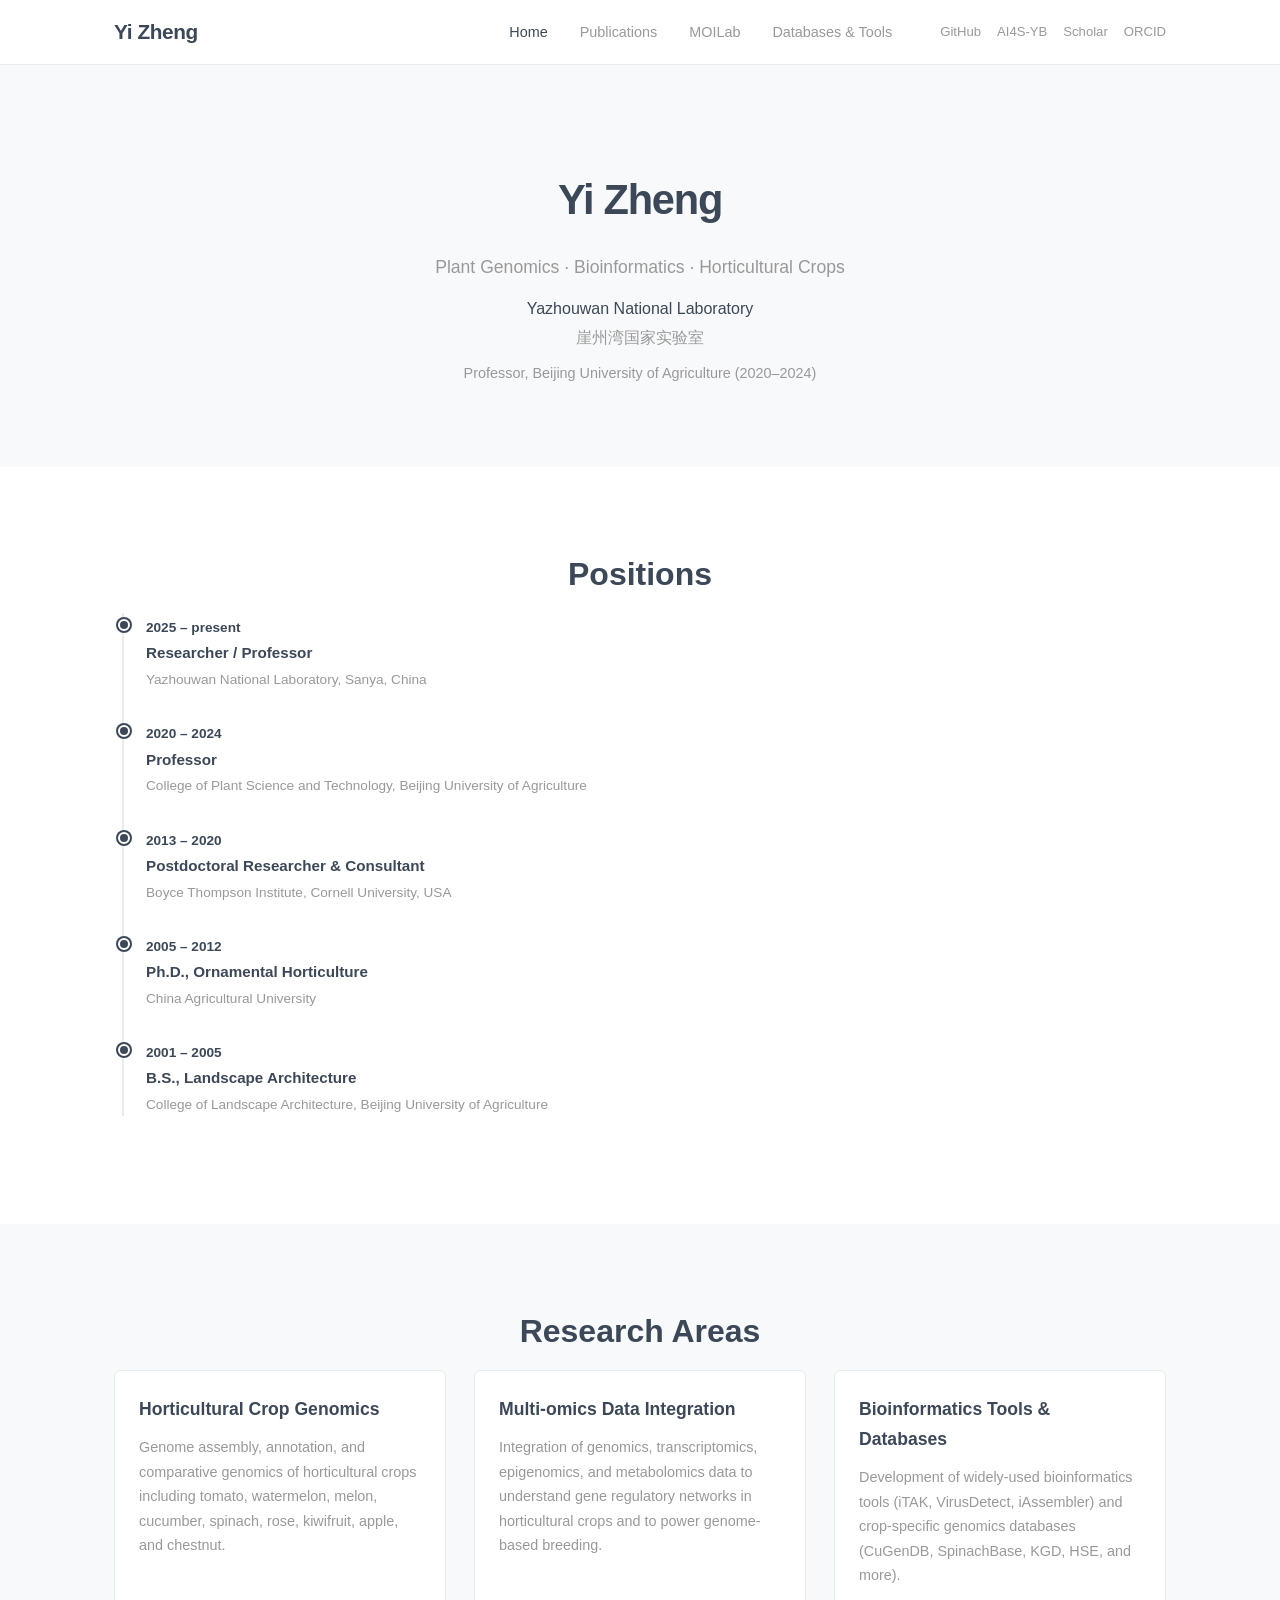
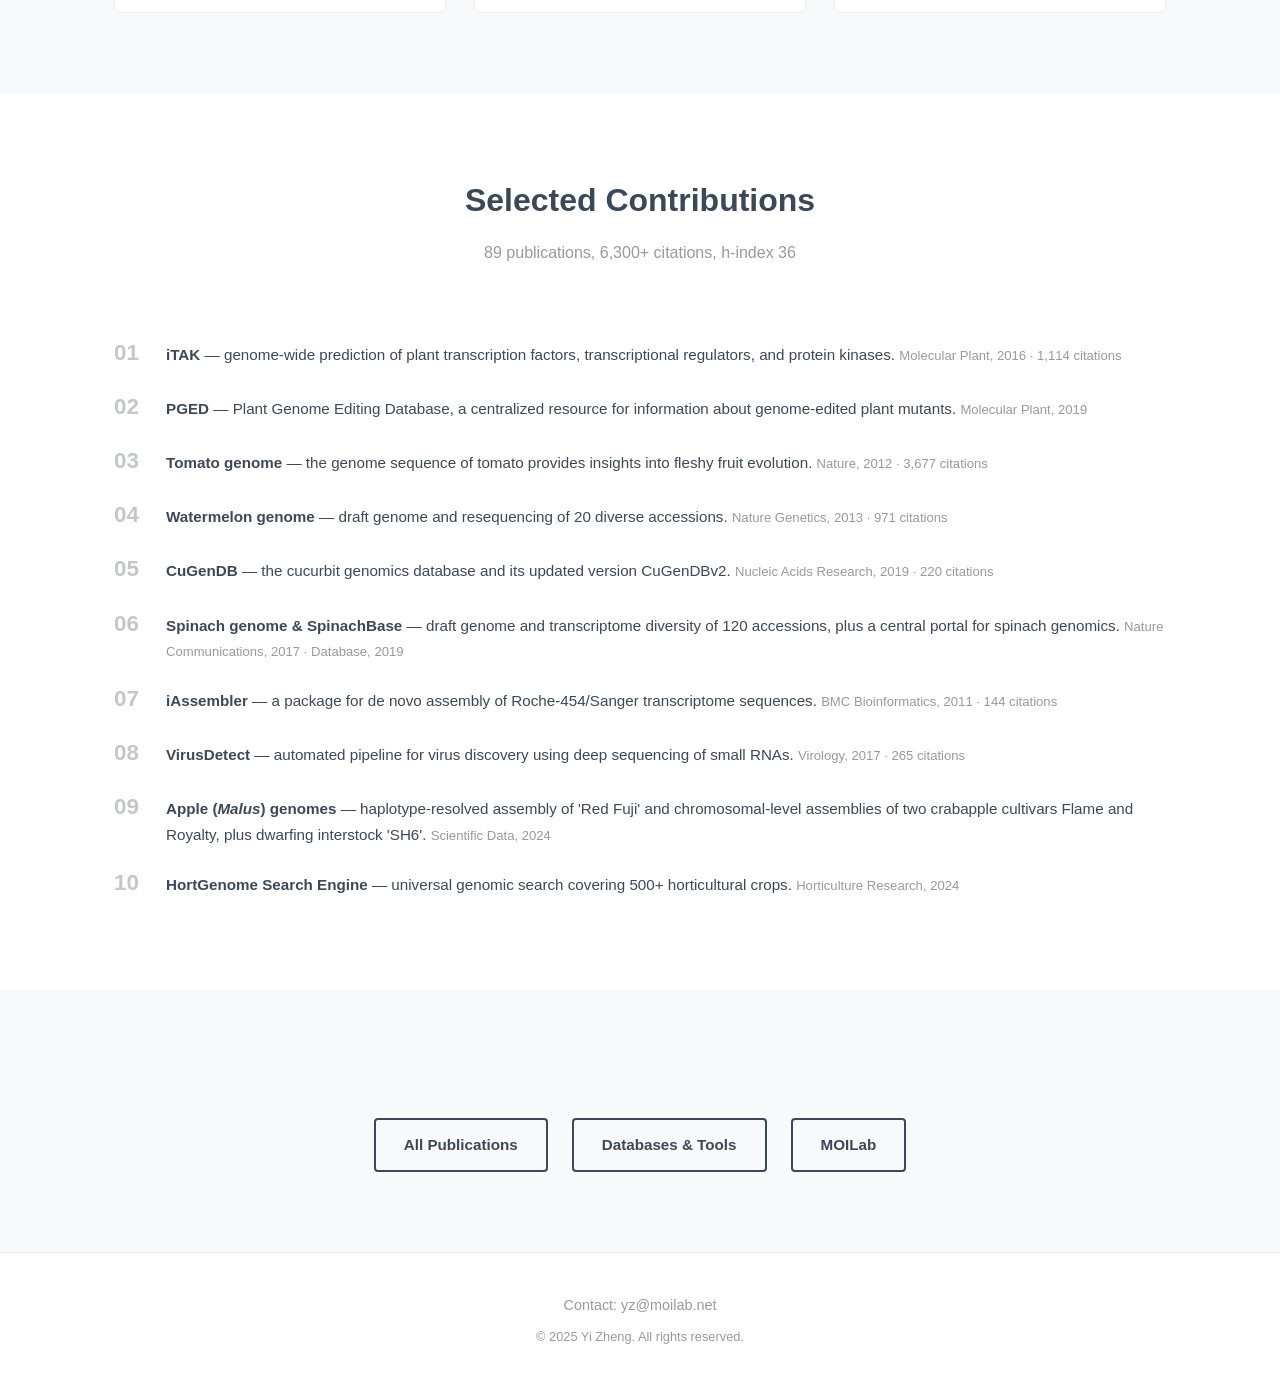
<file: index.html>
<!DOCTYPE html>
<html lang="zh-CN">
<head>
  <meta charset="UTF-8">
  <meta name="viewport" content="width=device-width, initial-scale=1.0">
  <title>Yi Zheng — Plant Genomics & Bioinformatics</title>
  <meta name="description" content="Yi Zheng (郑轶) — Researcher at Yazhouwan National Laboratory. Plant genomics, multi-omics integration, gene regulatory networks, and bioinformatics tools for horticultural crops.">
  <link rel="stylesheet" href="style.css">
  <style>
    .timeline {
      position: relative;
      padding-left: 32px;
    }
    .timeline::before {
      content: '';
      position: absolute;
      left: 8px;
      top: 0;
      bottom: 0;
      width: 2px;
      background: var(--border);
    }
    .timeline-item {
      position: relative;
      margin-bottom: 28px;
    }
    .timeline-item::before {
      content: '';
      position: absolute;
      left: -28px;
      top: 6px;
      width: 12px;
      height: 12px;
      border-radius: 50%;
      background: var(--accent);
      border: 2px solid #fff;
      box-shadow: 0 0 0 2px var(--accent);
    }
    .timeline-year {
      font-size: 0.85rem;
      font-weight: 700;
      color: var(--text);
    }
    .timeline-title {
      font-size: 0.95rem;
      margin-bottom: 2px;
    }
    .timeline-place {
      font-size: 0.85rem;
      color: var(--text-light);
    }
    .highlight-item {
      display: flex;
      gap: 16px;
      align-items: baseline;
      padding: 8px 0;
    }
    .highlight-num {
      font-size: 1.4rem;
      font-weight: 800;
      color: var(--text);
      opacity: 0.3;
      min-width: 36px;
    }
    .highlight-text {
      font-size: 0.95rem;
    }
    .highlight-text .journal {
      font-size: 0.82rem;
      color: var(--text-light);
    }
    .links-row {
      display: flex;
      gap: 24px;
      justify-content: center;
      margin-top: 48px;
    }
    .links-row a {
      display: inline-block;
      padding: 12px 28px;
      border: 2px solid var(--text);
      border-radius: 4px;
      font-weight: 600;
      font-size: 0.95rem;
      transition: all 0.2s;
    }
    .links-row a:hover {
      background: var(--text);
      color: #fff;
      text-decoration: none;
    }
  </style>
</head>
<body>

<nav>
  <div class="nav-inner">
    <a href="/" class="brand">Yi Zheng</a>
    <div class="nav-right"><ul class="nav-links">
      <li><a href="/" class="active">Home</a></li>
      <li><a href="/publications.html">Publications</a></li>
      <li><a href="/moilab.html">MOILab</a></li>
      <li><a href="/databases.html">Databases &amp; Tools</a></li>
    </ul>
  <div class="nav-social"><a href="https://github.com/kentnf" target="_blank" rel="noopener">GitHub</a><a href="https://ai4s-yb.org/" target="_blank" rel="noopener">AI4S-YB</a><a href="https://scholar.google.com/citations?hl=zh-TW&user=_FR0N4AAAAAJ" target="_blank" rel="noopener">Scholar</a><a href="https://orcid.org/0000-0002-8042-7770" target="_blank" rel="noopener">ORCID</a></div></div>
  </div>
</nav>

<header class="hero">
  <h1>Yi Zheng</h1>
  <p>Plant Genomics · Bioinformatics · Horticultural Crops</p>
  <p style="margin-top: 12px; font-size: 1rem; color: var(--text);">
    Yazhouwan National Laboratory<br>
    <span style="color: var(--text-light);">崖州湾国家实验室</span>
  </p>
  <p style="margin-top: 8px; font-size: 0.9rem; color: var(--text-light);">
    Professor, Beijing University of Agriculture (2020–2024)
  </p>
</header>

<!-- Career Timeline -->
<section class="section">
  <div class="container">
    <h2 class="section-title">Positions</h2>

    <div class="timeline">
      <div class="timeline-item">
        <span class="timeline-year">2025 – present</span>
        <p class="timeline-title"><strong>Researcher / Professor</strong></p>
        <p class="timeline-place">Yazhouwan National Laboratory, Sanya, China</p>
      </div>
      <div class="timeline-item">
        <span class="timeline-year">2020 – 2024</span>
        <p class="timeline-title"><strong>Professor</strong></p>
        <p class="timeline-place">College of Plant Science and Technology, Beijing University of Agriculture</p>
      </div>
      <div class="timeline-item">
        <span class="timeline-year">2013 – 2020</span>
        <p class="timeline-title"><strong>Postdoctoral Researcher &amp; Consultant</strong></p>
        <p class="timeline-place">Boyce Thompson Institute, Cornell University, USA</p>
      </div>
      <div class="timeline-item">
        <span class="timeline-year">2005 – 2012</span>
        <p class="timeline-title"><strong>Ph.D., Ornamental Horticulture</strong></p>
        <p class="timeline-place">China Agricultural University</p>
      </div>
      <div class="timeline-item">
        <span class="timeline-year">2001 – 2005</span>
        <p class="timeline-title"><strong>B.S., Landscape Architecture</strong></p>
        <p class="timeline-place">College of Landscape Architecture, Beijing University of Agriculture</p>
      </div>
      </div>
    </div>
</section>

<!-- Research Areas -->
<section class="section" style="background: var(--bg-light);">
  <div class="container">
    <h2 class="section-title">Research Areas</h2>
    <div class="cards">
      <div class="card">
        <div class="card-body">
          <h3>Horticultural Crop Genomics</h3>
          <p>Genome assembly, annotation, and comparative genomics of horticultural crops including tomato, watermelon, melon, cucumber, spinach, rose, kiwifruit, apple, and chestnut.</p>
        </div>
      </div>
      <div class="card">
        <div class="card-body">
          <h3>Multi-omics Data Integration</h3>
          <p>Integration of genomics, transcriptomics, epigenomics, and metabolomics data to understand gene regulatory networks in horticultural crops and to power genome-based breeding.</p>
        </div>
      </div>
      <div class="card">
        <div class="card-body">
          <h3>Bioinformatics Tools &amp; Databases</h3>
          <p>Development of widely-used bioinformatics tools (iTAK, VirusDetect, iAssembler) and crop-specific genomics databases (CuGenDB, SpinachBase, KGD, HSE, and more).</p>
        </div>
      </div>
    </div>
  </div>
</section>

<!-- Selected Highlights -->
<section class="section">
  <div class="container">
    <h2 class="section-title">Selected Contributions</h2>
    <p class="section-subtitle">89 publications, 6,300+ citations, h-index 36</p>

    <div class="highlight-item">
      <span class="highlight-num">01</span>
      <div class="highlight-text">
        <strong>iTAK</strong> — genome-wide prediction of plant transcription factors, transcriptional regulators, and protein kinases.
        <span class="journal">Molecular Plant, 2016 · 1,114 citations</span>
      </div>
    </div>
    <div class="highlight-item">
      <span class="highlight-num">02</span>
      <div class="highlight-text">
        <strong>PGED</strong> — Plant Genome Editing Database, a centralized resource for information about genome-edited plant mutants.
        <span class="journal">Molecular Plant, 2019</span>
      </div>
    </div>
    <div class="highlight-item">
      <span class="highlight-num">03</span>
      <div class="highlight-text">
        <strong>Tomato genome</strong> — the genome sequence of tomato provides insights into fleshy fruit evolution.
        <span class="journal">Nature, 2012 · 3,677 citations</span>
      </div>
    </div>
    <div class="highlight-item">
      <span class="highlight-num">04</span>
      <div class="highlight-text">
        <strong>Watermelon genome</strong> — draft genome and resequencing of 20 diverse accessions.
        <span class="journal">Nature Genetics, 2013 · 971 citations</span>
      </div>
    </div>
    <div class="highlight-item">
      <span class="highlight-num">05</span>
      <div class="highlight-text">
        <strong>CuGenDB</strong> — the cucurbit genomics database and its updated version CuGenDBv2.
        <span class="journal">Nucleic Acids Research, 2019 · 220 citations</span>
      </div>
    </div>
    <div class="highlight-item">
      <span class="highlight-num">06</span>
      <div class="highlight-text">
        <strong>Spinach genome &amp; SpinachBase</strong> — draft genome and transcriptome diversity of 120 accessions, plus a central portal for spinach genomics.
        <span class="journal">Nature Communications, 2017 · Database, 2019</span>
      </div>
    </div>
    <div class="highlight-item">
      <span class="highlight-num">07</span>
      <div class="highlight-text">
        <strong>iAssembler</strong> — a package for de novo assembly of Roche-454/Sanger transcriptome sequences.
        <span class="journal">BMC Bioinformatics, 2011 · 144 citations</span>
      </div>
    </div>
    <div class="highlight-item">
      <span class="highlight-num">08</span>
      <div class="highlight-text">
        <strong>VirusDetect</strong> — automated pipeline for virus discovery using deep sequencing of small RNAs.
        <span class="journal">Virology, 2017 · 265 citations</span>
      </div>
    </div>
    <div class="highlight-item">
      <span class="highlight-num">09</span>
      <div class="highlight-text">
        <strong>Apple (<em>Malus</em>) genomes</strong> — haplotype-resolved assembly of 'Red Fuji' and chromosomal-level assemblies of two crabapple cultivars Flame and Royalty, plus dwarfing interstock 'SH6'.
        <span class="journal">Scientific Data, 2024</span>
      </div>
    </div>
    <div class="highlight-item">
      <span class="highlight-num">10</span>
      <div class="highlight-text">
        <strong>HortGenome Search Engine</strong> — universal genomic search covering 500+ horticultural crops.
        <span class="journal">Horticulture Research, 2024</span>
      </div>
    </div>
  </div>
</section>

<!-- Links -->
<section class="section" style="background: var(--bg-light);">
  <div class="container" style="text-align: center;">
    <div class="links-row">
      <a href="/publications.html">All Publications</a>
      <a href="/databases.html">Databases &amp; Tools</a>
      <a href="/moilab.html">MOILab</a>
    </div>
  </div>
</section>

<footer>
  <div class="container">
    <p>Contact: yz@moilab.net</p>
    <p style="margin-top: 8px; font-size: 0.8rem;">&copy; 2025 Yi Zheng. All rights reserved.</p>
  </div>
</footer>

</body>
</html>
</file>
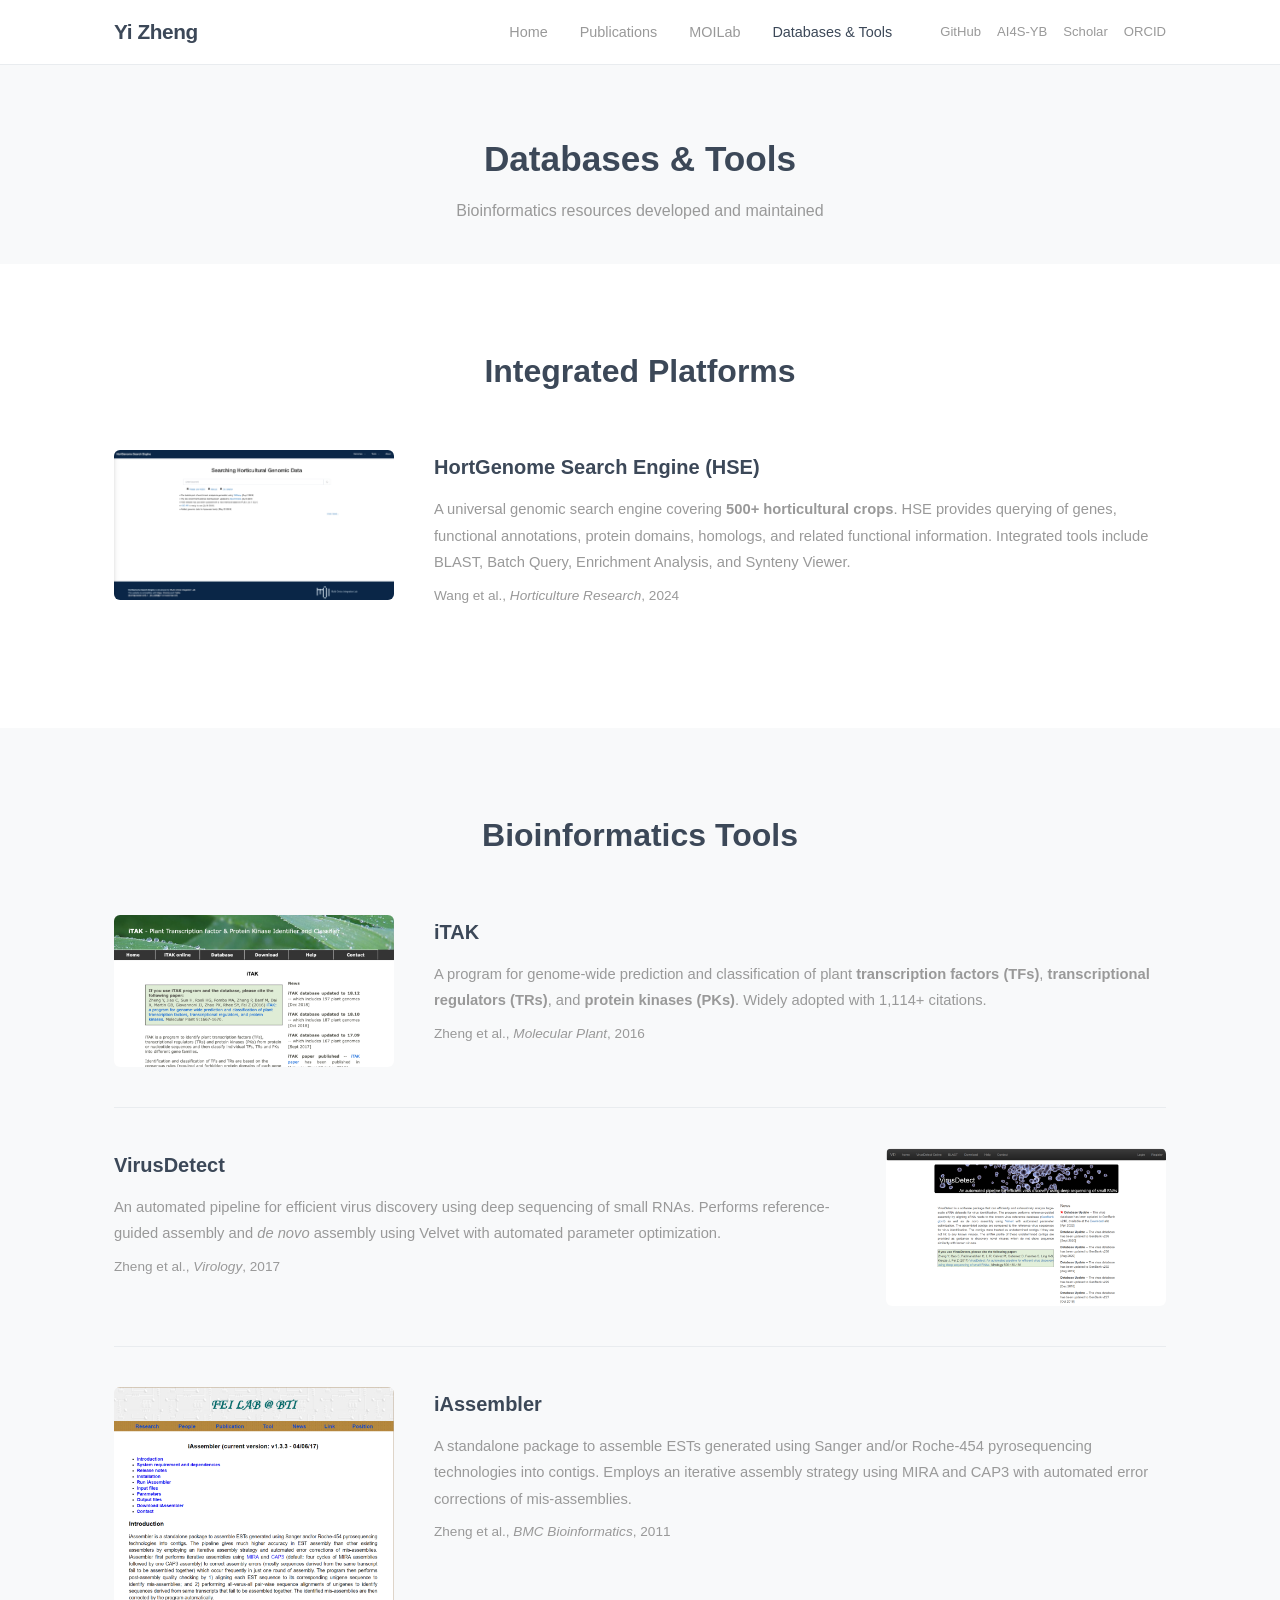
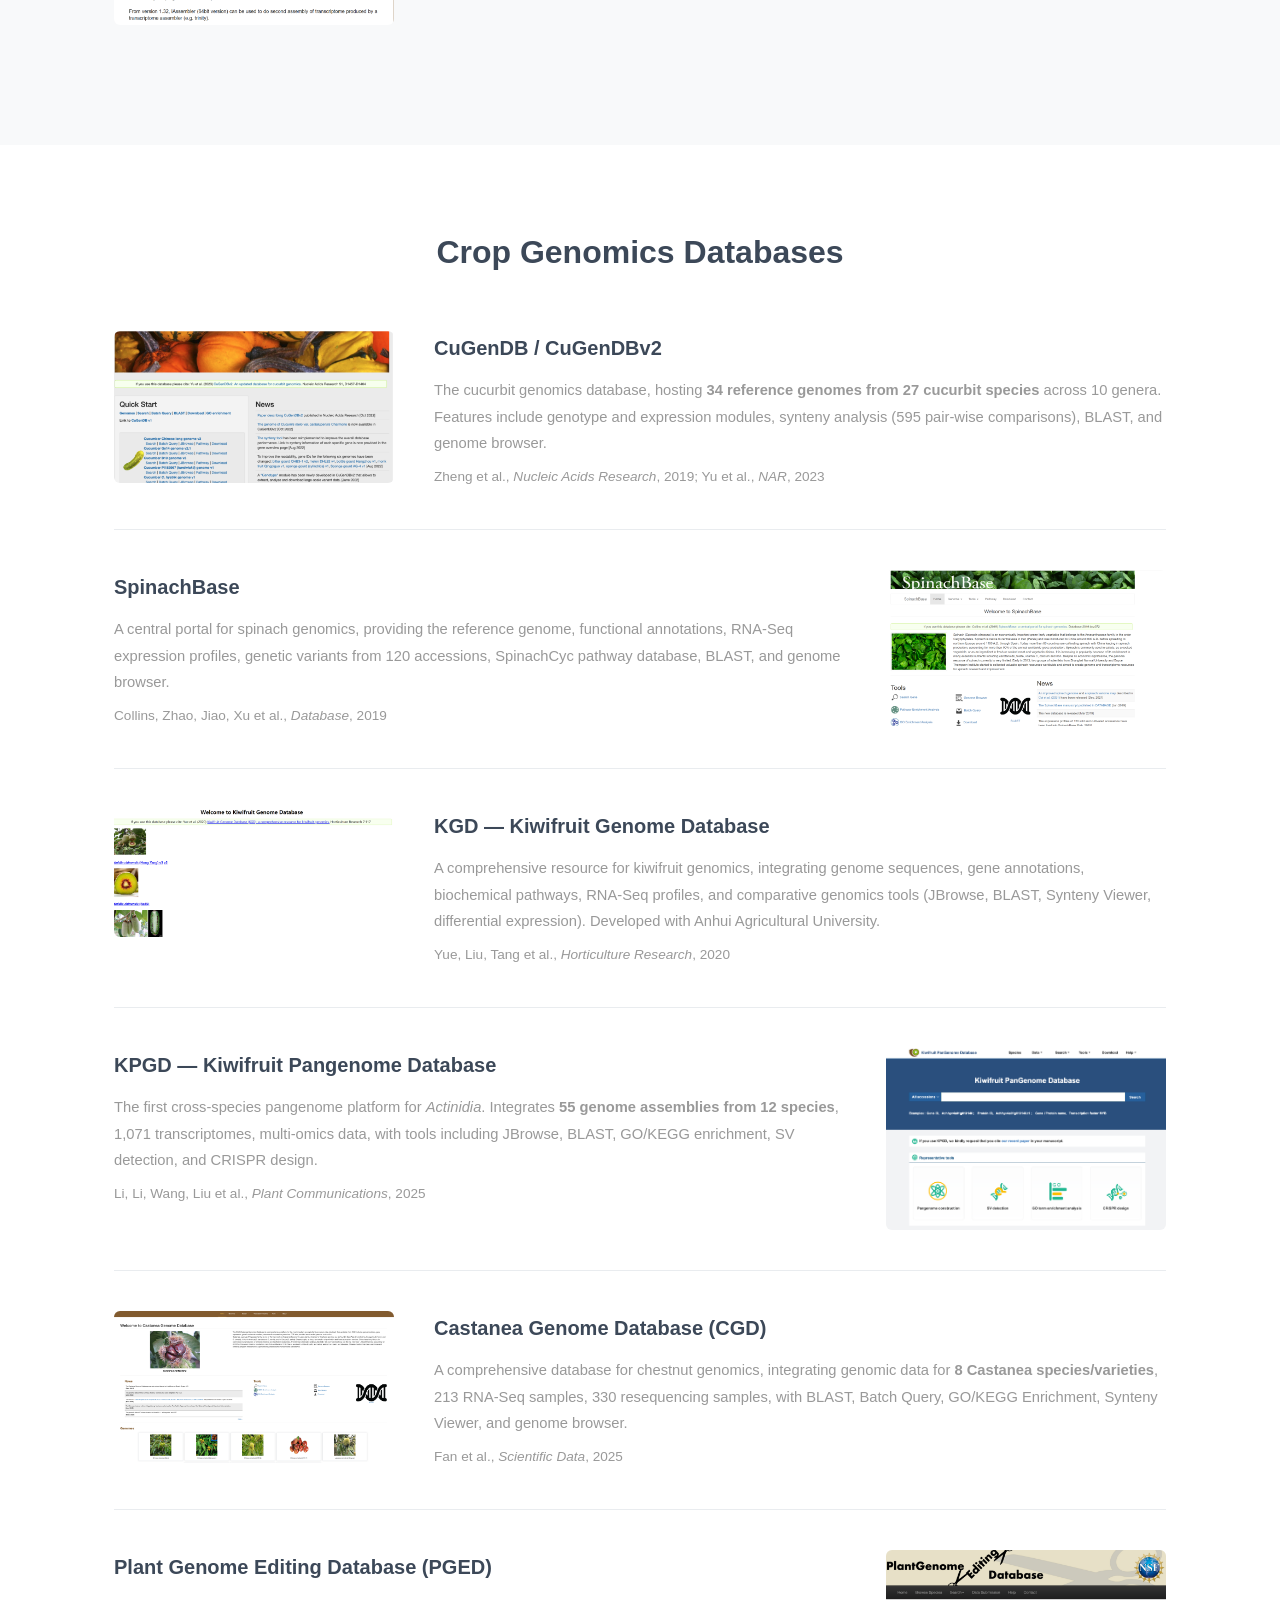
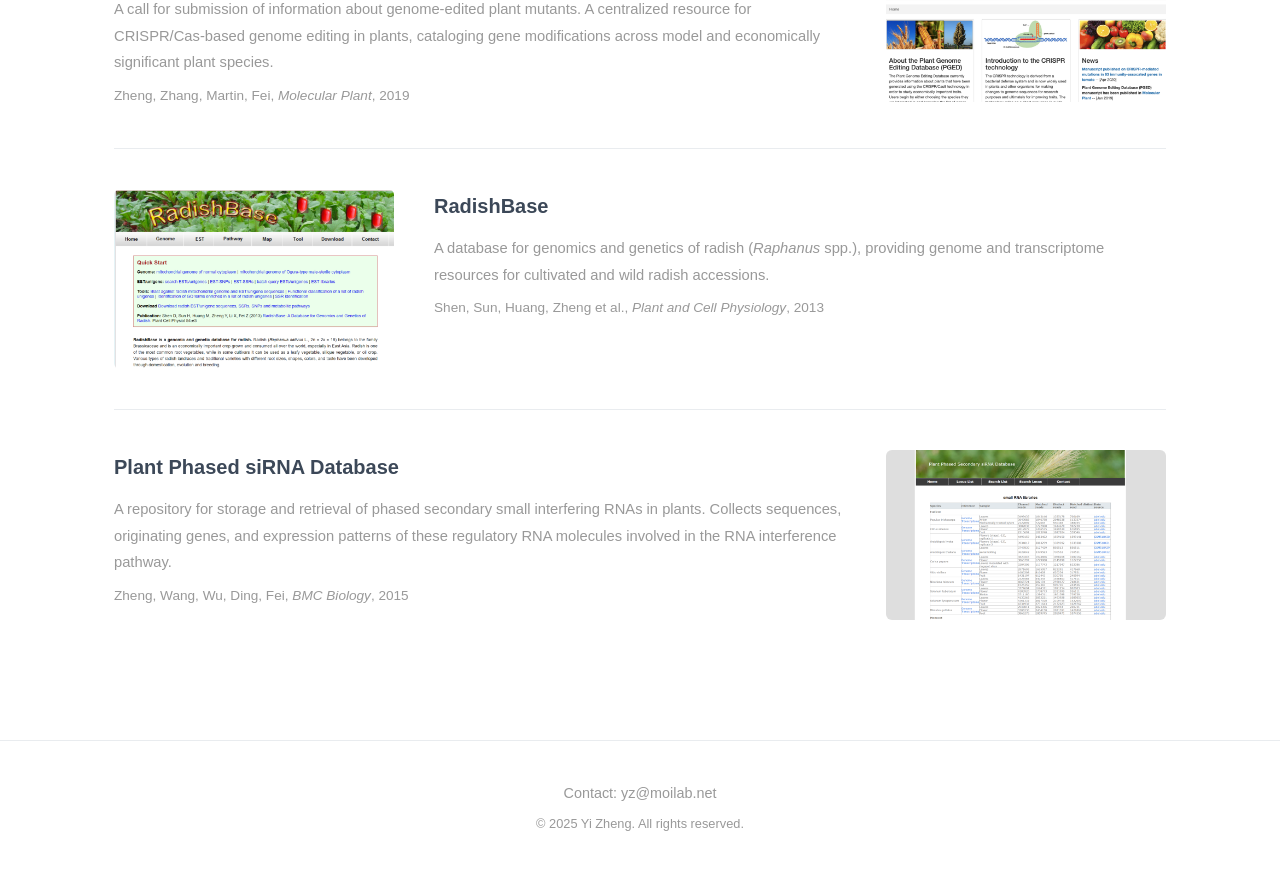
<file: databases.html>
<!DOCTYPE html>
<html lang="zh-CN">
<head>
  <meta charset="UTF-8">
  <meta name="viewport" content="width=device-width, initial-scale=1.0">
  <title>Databases &amp; Tools — Yi Zheng</title>
  <meta name="description" content="Bioinformatics databases and tools developed by Yi Zheng, including iTAK, VirusDetect, CuGenDB, SpinachBase, HSE, KGD, KPGD, and more.">
  <link rel="stylesheet" href="style.css">
</head>
<body>

<nav>
  <div class="nav-inner">
    <a href="/" class="brand">Yi Zheng</a>
    <div class="nav-right"><ul class="nav-links">
      <li><a href="/">Home</a></li>
      <li><a href="/publications.html">Publications</a></li>
      <li><a href="/moilab.html">MOILab</a></li>
      <li><a href="/databases.html" class="active">Databases &amp; Tools</a></li>
    </ul>
  <div class="nav-social"><a href="https://github.com/kentnf" target="_blank" rel="noopener">GitHub</a><a href="https://ai4s-yb.org/" target="_blank" rel="noopener">AI4S-YB</a><a href="https://scholar.google.com/citations?hl=zh-TW&user=_FR0N4AAAAAJ" target="_blank" rel="noopener">Scholar</a><a href="https://orcid.org/0000-0002-8042-7770" target="_blank" rel="noopener">ORCID</a></div></div>
  </div>
</nav>

<header class="page-header">
  <h1>Databases &amp; Tools</h1>
  <p>Bioinformatics resources developed and maintained</p>
</header>

<!-- Integrated Platforms -->
<section class="section">
  <div class="container">
    <h2 class="section-title">Integrated Platforms</h2>

    <div class="media-row">
      <div class="media-img">
        <a href="http://hort.moilab.net" target="_blank" rel="noopener">
          <img src="images/hse.png" alt="HortGenome Search Engine" loading="lazy">
        </a>
      </div>
      <div class="media-body">
        <h3><a href="http://hort.moilab.net" target="_blank" rel="noopener">HortGenome Search Engine (HSE)</a></h3>
        <p>A universal genomic search engine covering <strong>500+ horticultural crops</strong>. HSE provides querying of genes, functional annotations, protein domains, homologs, and related functional information. Integrated tools include BLAST, Batch Query, Enrichment Analysis, and Synteny Viewer.</p>
        <p style="margin-top: 8px; font-size: 0.85rem; color: var(--text-light);">Wang et al., <em>Horticulture Research</em>, 2024</p>
      </div>
    </div>
  </div>
</section>

<!-- Bioinformatics Tools -->
<section class="section" style="background: var(--bg-light);">
  <div class="container">
    <h2 class="section-title">Bioinformatics Tools</h2>

    <div class="media-row">
      <div class="media-img">
        <img src="images/3-1024x556.png" alt="iTAK" loading="lazy">
      </div>
      <div class="media-body">
        <h3><a href="http://bioinfo.bti.cornell.edu/tool/itak/" target="_blank" rel="noopener">iTAK</a></h3>
        <p>A program for genome-wide prediction and classification of plant <strong>transcription factors (TFs)</strong>, <strong>transcriptional regulators (TRs)</strong>, and <strong>protein kinases (PKs)</strong>. Widely adopted with 1,114+ citations.</p>
        <p style="margin-top: 8px; font-size: 0.85rem; color: var(--text-light);">Zheng et al., <em>Molecular Plant</em>, 2016</p>
      </div>
    </div>

    <div class="media-row reverse">
      <div class="media-img">
        <img src="images/virus-1024x578.png" alt="VirusDetect" loading="lazy">
      </div>
      <div class="media-body">
        <h3><a href="http://virusdetect.feilab.net/cgi-bin/virusdetect/index.cgi" target="_blank" rel="noopener">VirusDetect</a></h3>
        <p>An automated pipeline for efficient virus discovery using deep sequencing of small RNAs. Performs reference-guided assembly and <em>de novo</em> assembly using Velvet with automated parameter optimization.</p>
        <p style="margin-top: 8px; font-size: 0.85rem; color: var(--text-light);">Zheng et al., <em>Virology</em>, 2017</p>
      </div>
    </div>

    <div class="media-row">
      <div class="media-img">
        <img src="images/iassembler-1024x871.png" alt="iAssembler" loading="lazy">
      </div>
      <div class="media-body">
        <h3><a href="http://bioinfo.bti.cornell.edu/tool/iAssembler" target="_blank" rel="noopener">iAssembler</a></h3>
        <p>A standalone package to assemble ESTs generated using Sanger and/or Roche-454 pyrosequencing technologies into contigs. Employs an iterative assembly strategy using MIRA and CAP3 with automated error corrections of mis-assemblies.</p>
        <p style="margin-top: 8px; font-size: 0.85rem; color: var(--text-light);">Zheng et al., <em>BMC Bioinformatics</em>, 2011</p>
      </div>
    </div>
  </div>
</section>

<!-- Crop Genomics Databases -->
<section class="section">
  <div class="container">
    <h2 class="section-title">Crop Genomics Databases</h2>

    <div class="media-row">
      <div class="media-img">
        <img src="images/2-1024x556.png" alt="CuGenDB" loading="lazy">
      </div>
      <div class="media-body">
        <h3><a href="http://cucurbitgenomics.org/" target="_blank" rel="noopener">CuGenDB / CuGenDBv2</a></h3>
        <p>The cucurbit genomics database, hosting <strong>34 reference genomes from 27 cucurbit species</strong> across 10 genera. Features include genotype and expression modules, synteny analysis (595 pair-wise comparisons), BLAST, and genome browser.</p>
        <p style="margin-top: 8px; font-size: 0.85rem; color: var(--text-light);">Zheng et al., <em>Nucleic Acids Research</em>, 2019; Yu et al., <em>NAR</em>, 2023</p>
      </div>
    </div>

    <div class="media-row reverse">
      <div class="media-img">
        <img src="images/SpinachBase-1024x569.png" alt="SpinachBase" loading="lazy">
      </div>
      <div class="media-body">
        <h3><a href="http://spinachbase.org/" target="_blank" rel="noopener">SpinachBase</a></h3>
        <p>A central portal for spinach genomics, providing the reference genome, functional annotations, RNA-Seq expression profiles, genetic variants from 120 accessions, SpinachCyc pathway database, BLAST, and genome browser.</p>
        <p style="margin-top: 8px; font-size: 0.85rem; color: var(--text-light);">Collins, Zhao, Jiao, Xu et al., <em>Database</em>, 2019</p>
      </div>
    </div>

    <div class="media-row">
      <div class="media-img">
        <img src="images/kiwifruit-1024x469.png" alt="KGD" loading="lazy">
      </div>
      <div class="media-body">
        <h3><a href="http://kiwifruitgenome.org/" target="_blank" rel="noopener">KGD — Kiwifruit Genome Database</a></h3>
        <p>A comprehensive resource for kiwifruit genomics, integrating genome sequences, gene annotations, biochemical pathways, RNA-Seq profiles, and comparative genomics tools (JBrowse, BLAST, Synteny Viewer, differential expression). Developed with Anhui Agricultural University.</p>
        <p style="margin-top: 8px; font-size: 0.85rem; color: var(--text-light);">Yue, Liu, Tang et al., <em>Horticulture Research</em>, 2020</p>
      </div>
    </div>

    <div class="media-row reverse">
      <div class="media-img">
        <img src="images/kpgd.png" alt="KPGD" loading="lazy">
      </div>
      <div class="media-body">
        <h3><a href="https://kiwifruitgenome.atcgn.com" target="_blank" rel="noopener">KPGD — Kiwifruit Pangenome Database</a></h3>
        <p>The first cross-species pangenome platform for <em>Actinidia</em>. Integrates <strong>55 genome assemblies from 12 species</strong>, 1,071 transcriptomes, multi-omics data, with tools including JBrowse, BLAST, GO/KEGG enrichment, SV detection, and CRISPR design.</p>
        <p style="margin-top: 8px; font-size: 0.85rem; color: var(--text-light);">Li, Li, Wang, Liu et al., <em>Plant Communications</em>, 2025</p>
      </div>
    </div>

    <div class="media-row">
      <div class="media-img">
        <img src="images/castanea.png" alt="CastaneaDB" loading="lazy">
      </div>
      <div class="media-body">
        <h3><a href="http://castaneadb.net" target="_blank" rel="noopener">Castanea Genome Database (CGD)</a></h3>
        <p>A comprehensive database for chestnut genomics, integrating genomic data for <strong>8 Castanea species/varieties</strong>, 213 RNA-Seq samples, 330 resequencing samples, with BLAST, Batch Query, GO/KEGG Enrichment, Synteny Viewer, and genome browser.</p>
        <p style="margin-top: 8px; font-size: 0.85rem; color: var(--text-light);">Fan et al., <em>Scientific Data</em>, 2025</p>
      </div>
    </div>

    <div class="media-row reverse">
      <div class="media-img">
        <img src="images/1-1024x557.png" alt="PGED" loading="lazy">
      </div>
      <div class="media-body">
        <h3><a href="https://www.cell.com/molecular-plant/fulltext/S1674-2052(19)30004-8" target="_blank" rel="noopener">Plant Genome Editing Database (PGED)</a></h3>
        <p>A call for submission of information about genome-edited plant mutants. A centralized resource for CRISPR/Cas-based genome editing in plants, cataloging gene modifications across model and economically significant plant species.</p>
        <p style="margin-top: 8px; font-size: 0.85rem; color: var(--text-light);">Zheng, Zhang, Martin, Fei, <em>Molecular Plant</em>, 2019</p>
      </div>
    </div>

    <div class="media-row">
      <div class="media-img">
        <img src="images/radish-1024x659.png" alt="RadishBase" loading="lazy">
      </div>
      <div class="media-body">
        <h3><a href="#" target="_blank" rel="noopener">RadishBase</a></h3>
        <p>A database for genomics and genetics of radish (<em>Raphanus</em> spp.), providing genome and transcriptome resources for cultivated and wild radish accessions.</p>
        <p style="margin-top: 8px; font-size: 0.85rem; color: var(--text-light);">Shen, Sun, Huang, Zheng et al., <em>Plant and Cell Physiology</em>, 2013</p>
      </div>
    </div>

    <div class="media-row reverse">
      <div class="media-img">
        <img src="images/sirna-1024x620.png" alt="Plant Phased siRNA Database" loading="lazy">
      </div>
      <div class="media-body">
        <h3><a href="http://bioinfo.bti.cornell.edu/cgi-bin/phasiRNA/index.cgi" target="_blank" rel="noopener">Plant Phased siRNA Database</a></h3>
        <p>A repository for storage and retrieval of phased secondary small interfering RNAs in plants. Collects sequences, originating genes, and expression patterns of these regulatory RNA molecules involved in the RNA interference pathway.</p>
        <p style="margin-top: 8px; font-size: 0.85rem; color: var(--text-light);">Zheng, Wang, Wu, Ding, Fei, <em>BMC Biology</em>, 2015</p>
      </div>
    </div>
  </div>
</section>

<footer>
  <div class="container">
    <p>Contact: yz@moilab.net</p>
    <p style="margin-top: 8px; font-size: 0.8rem;">&copy; 2025 Yi Zheng. All rights reserved.</p>
  </div>
</footer>

</body>
</html>
</file>
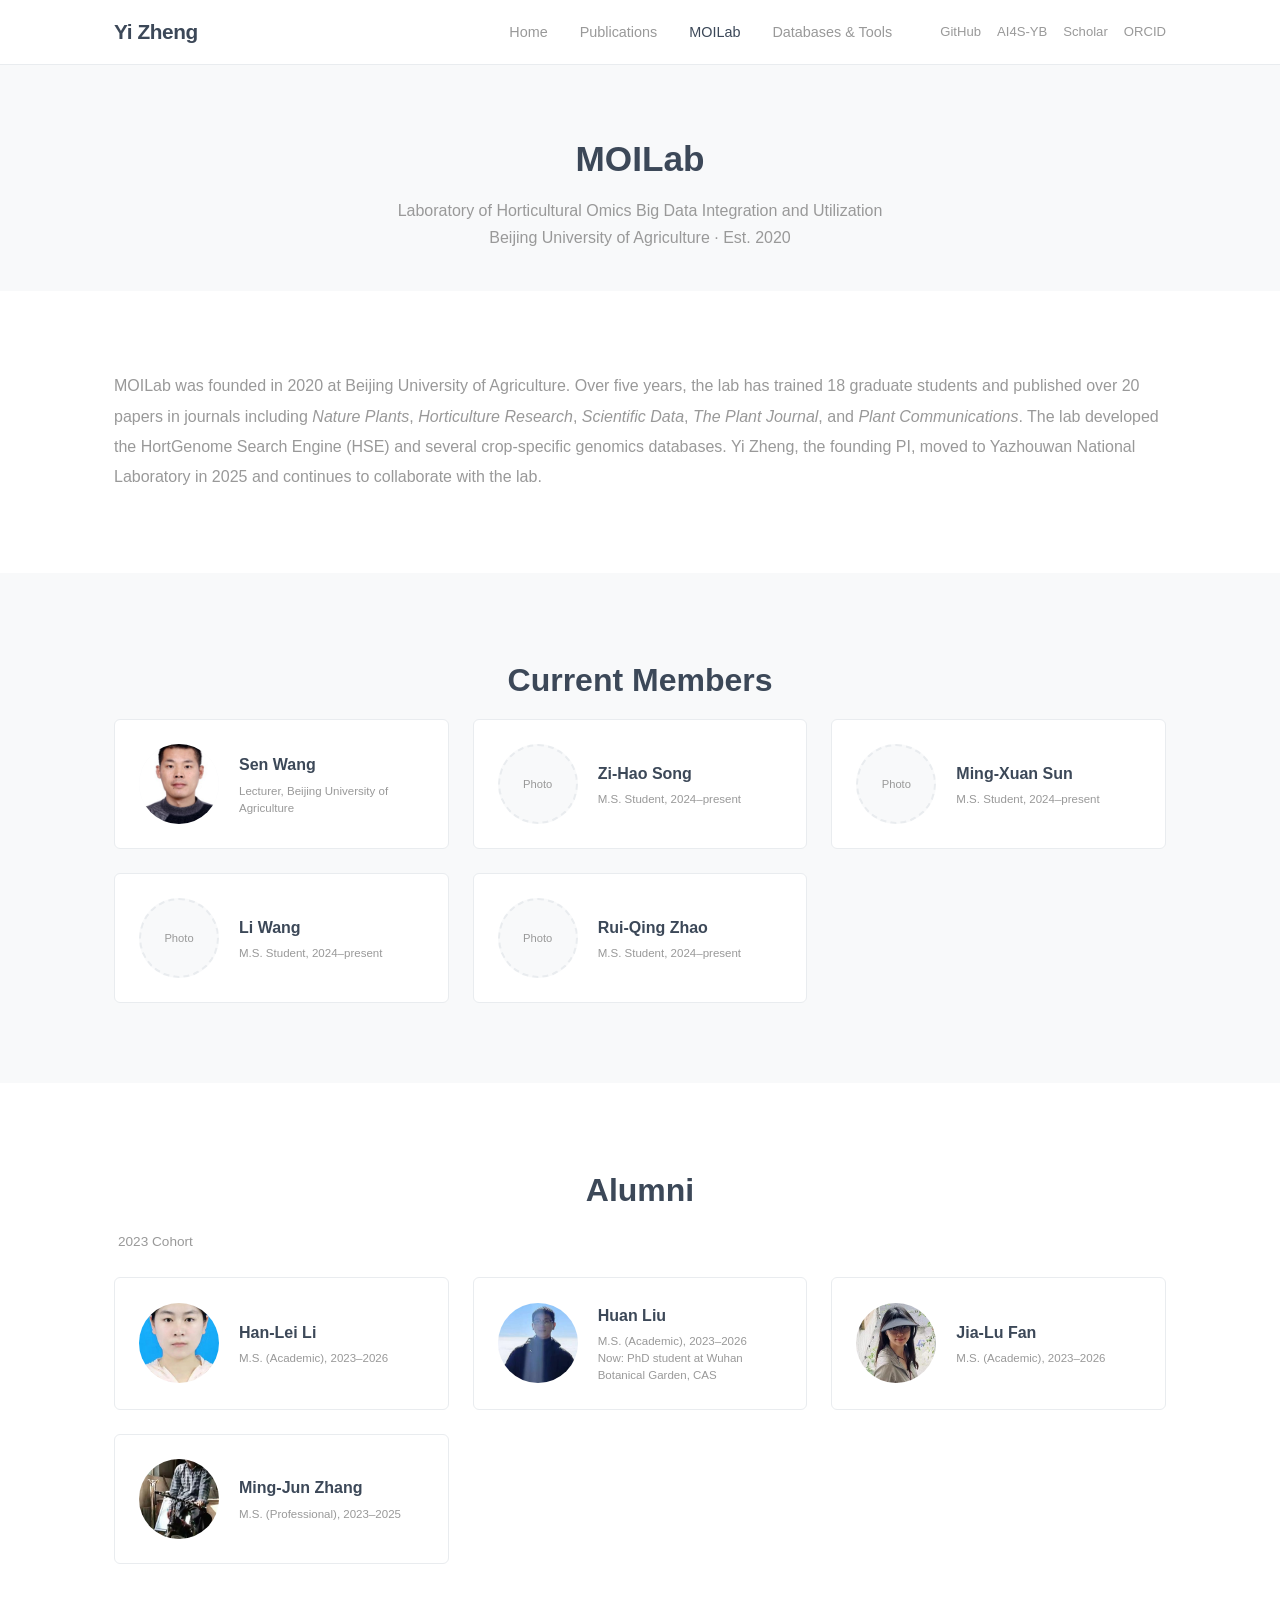
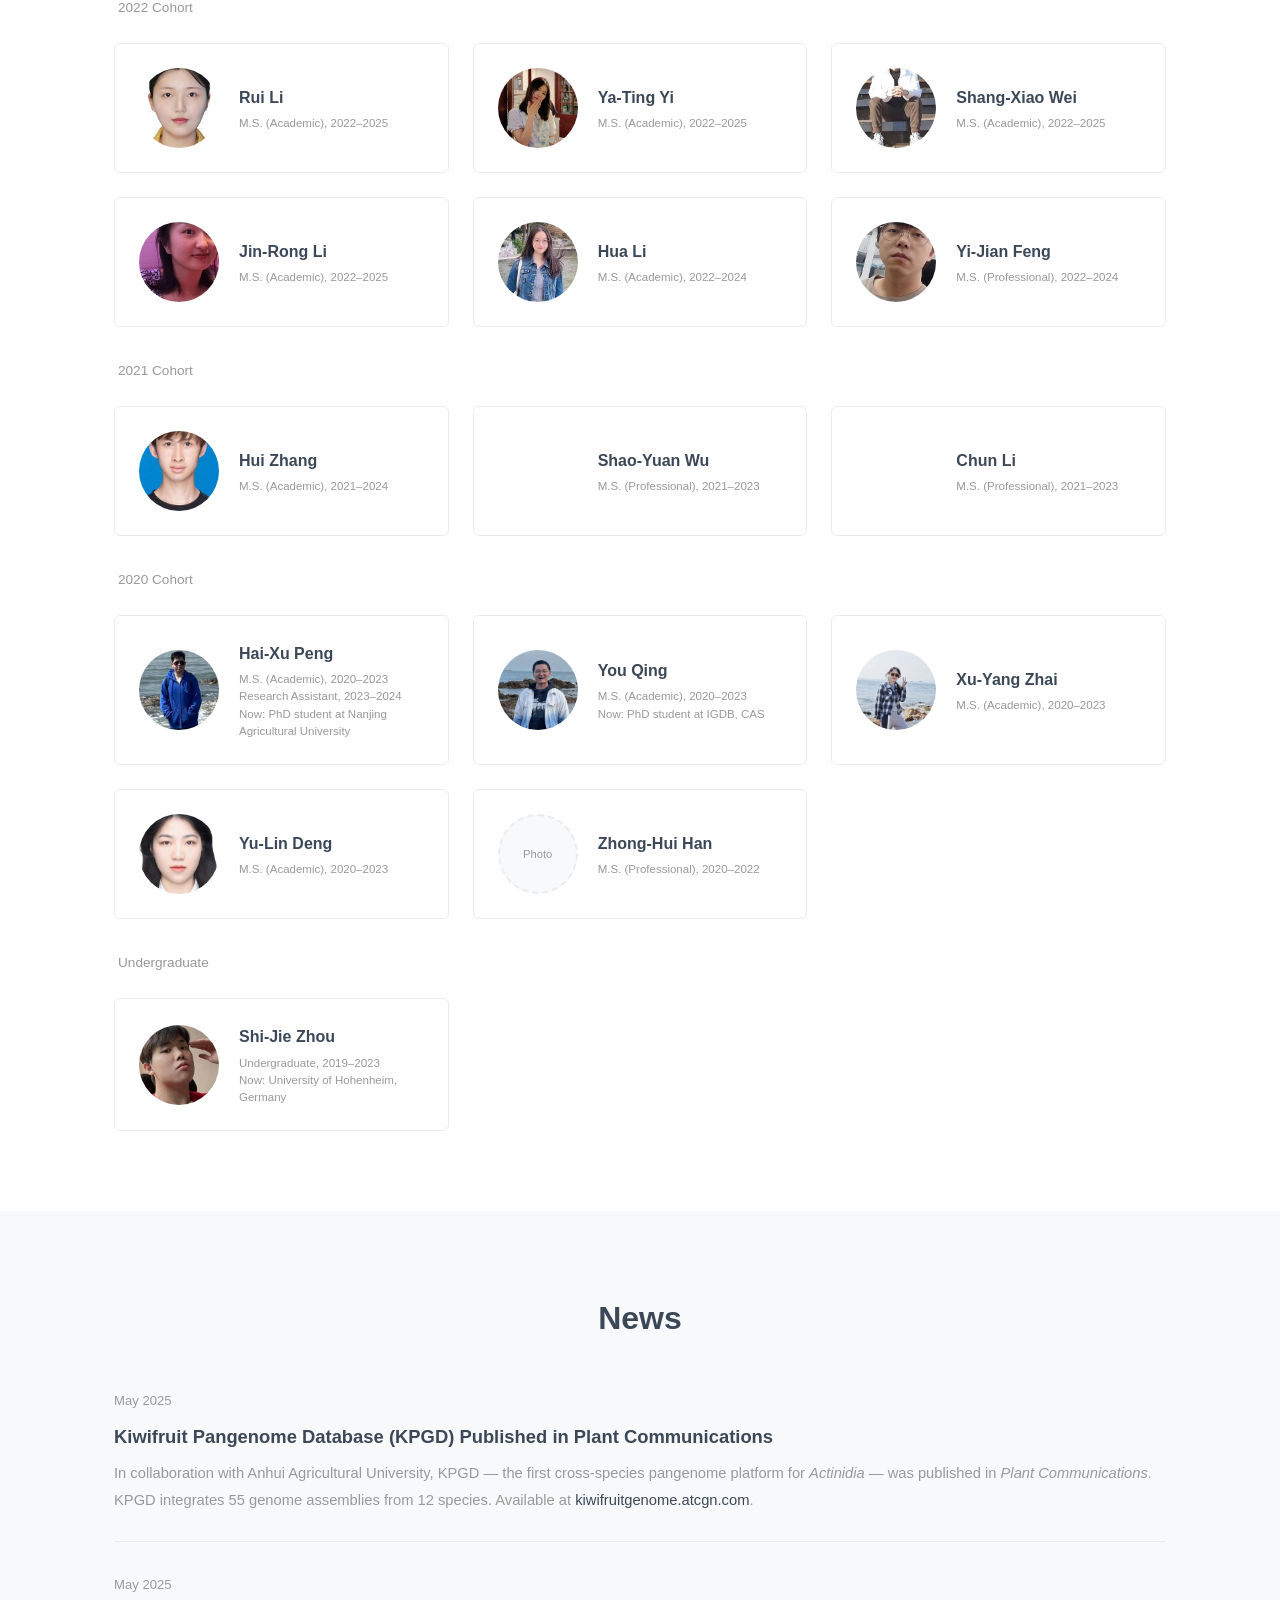
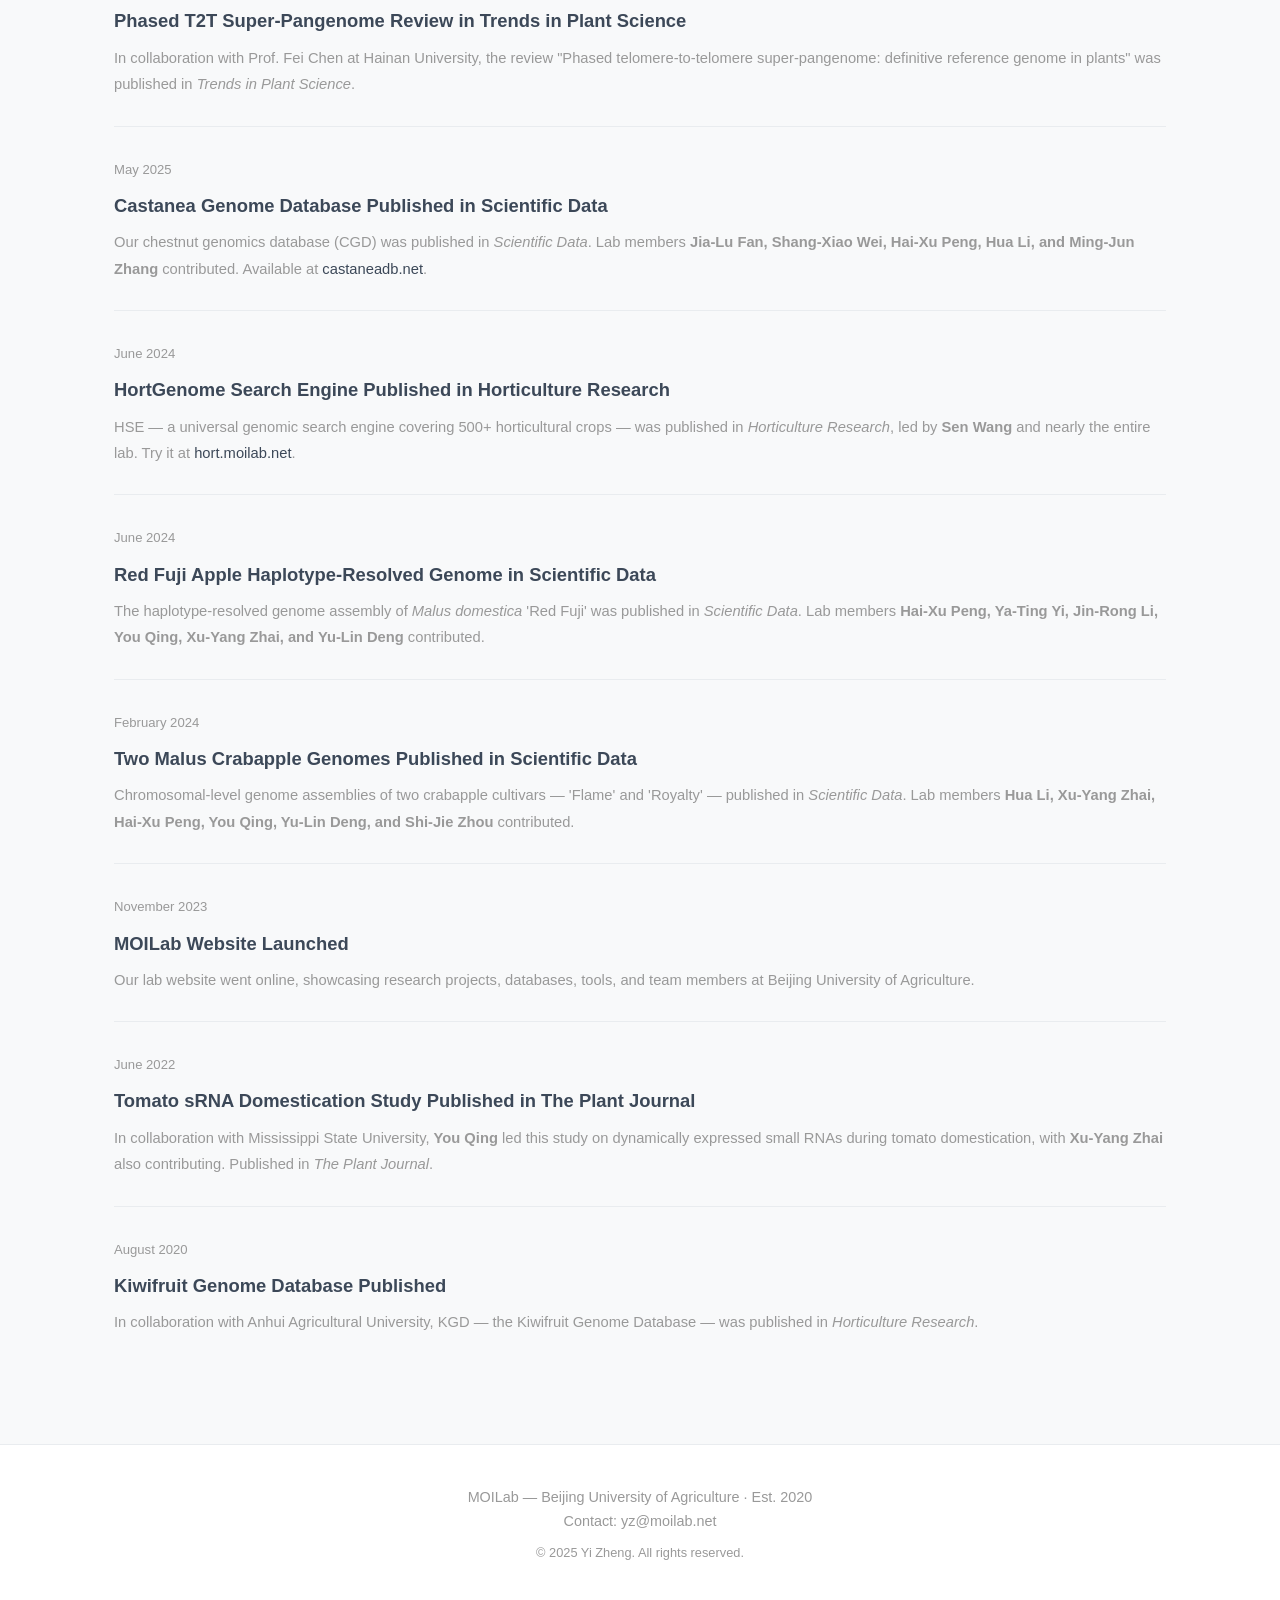
<file: moilab.html>
<!DOCTYPE html>
<html lang="zh-CN">
<head>
  <meta charset="UTF-8">
  <meta name="viewport" content="width=device-width, initial-scale=1.0">
  <title>MOILab — Yi Zheng</title>
  <meta name="description" content="MOILab — Laboratory of Horticultural Omics Big Data Integration and Utilization, Beijing University of Agriculture. Founded 2020.">
  <link rel="stylesheet" href="style.css">
  <style>
    .section-label {
      text-align: center;
      font-size: 0.85rem;
      text-transform: uppercase;
      letter-spacing: 0.08em;
      color: var(--text-light);
      margin-bottom: 32px;
    }
    .member-avatar-placeholder {
      flex: 0 0 80px;
      width: 80px;
      height: 80px;
      border-radius: 50%;
      background: var(--bg-light);
      border: 2px dashed var(--border);
      display: flex;
      align-items: center;
      justify-content: center;
      font-size: 0.7rem;
      color: var(--text-light);
    }
    .member-badge {
      display: block;
      font-size: 0.72rem;
      font-weight: 500;
      color: var(--text-light);
      margin-top: 2px;
      line-height: 1.5;
    }
    .cohort-label {
      font-size: 0.85rem;
      color: var(--text-light);
      margin-bottom: 24px;
      padding-left: 4px;
    }
    .era-badge {
      display: inline-block;
      background: var(--bg-light);
      color: var(--text-light);
      font-size: 0.8rem;
      padding: 2px 10px;
      border-radius: 12px;
      margin-left: 8px;
      vertical-align: middle;
    }
  </style>
</head>
<body>

<nav>
  <div class="nav-inner">
    <a href="/" class="brand">Yi Zheng</a>
    <div class="nav-right"><ul class="nav-links">
      <li><a href="/">Home</a></li>
      <li><a href="/publications.html">Publications</a></li>
      <li><a href="/moilab.html" class="active">MOILab</a></li>
      <li><a href="/databases.html">Databases &amp; Tools</a></li>
    </ul>
  <div class="nav-social"><a href="https://github.com/kentnf" target="_blank" rel="noopener">GitHub</a><a href="https://ai4s-yb.org/" target="_blank" rel="noopener">AI4S-YB</a><a href="https://scholar.google.com/citations?hl=zh-TW&user=_FR0N4AAAAAJ" target="_blank" rel="noopener">Scholar</a><a href="https://orcid.org/0000-0002-8042-7770" target="_blank" rel="noopener">ORCID</a></div></div>
  </div>
</nav>

<header class="page-header">
  <h1>MOILab</h1>
  <p>Laboratory of Horticultural Omics Big Data Integration and Utilization<br>Beijing University of Agriculture · Est. 2020</p>
</header>

<!-- About -->
<section class="section">
  <div class="container">
    <p style="font-size:1rem;line-height:1.9;color:var(--text-light);">
      MOILab was founded in 2020 at Beijing University of Agriculture. Over five years, the lab has trained 18 graduate students and published over 20 papers in journals including <em>Nature Plants</em>, <em>Horticulture Research</em>, <em>Scientific Data</em>, <em>The Plant Journal</em>, and <em>Plant Communications</em>. The lab developed the HortGenome Search Engine (HSE) and several crop-specific genomics databases. Yi Zheng, the founding PI, moved to Yazhouwan National Laboratory in 2025 and continues to collaborate with the lab.
    </p>
  </div>
</section>

<!-- Current Members (still finishing at BUA) -->
<section class="section" style="background: var(--bg-light);">
  <div class="container">
    <h2 class="section-title">Current Members</h2>

    <div class="member-grid">

      <div class="member-card">
        <img src="images/SW.png" alt="Sen Wang" class="member-avatar" loading="lazy">
        <div class="member-info">
          <h4>Sen Wang</h4>
          <span class="member-badge">Lecturer, Beijing University of Agriculture</span>
        </div>
      </div>

      <div class="member-card">
        <div class="member-avatar-placeholder">Photo</div>
        <div class="member-info">
          <h4>Zi-Hao Song</h4>
          <span class="member-badge">M.S. Student, 2024–present</span>
        </div>
      </div>

      <div class="member-card">
        <div class="member-avatar-placeholder">Photo</div>
        <div class="member-info">
          <h4>Ming-Xuan Sun</h4>
          <span class="member-badge">M.S. Student, 2024–present</span>
        </div>
      </div>

      <div class="member-card">
        <div class="member-avatar-placeholder">Photo</div>
        <div class="member-info">
          <h4>Li Wang</h4>
          <span class="member-badge">M.S. Student, 2024–present</span>
        </div>
      </div>

      <div class="member-card">
        <div class="member-avatar-placeholder">Photo</div>
        <div class="member-info">
          <h4>Rui-Qing Zhao</h4>
          <span class="member-badge">M.S. Student, 2024–present</span>
        </div>
      </div>

    </div>
  </div>
</section>

<!-- Former Members -->
<section class="section">
  <div class="container">
    <h2 class="section-title">Alumni</h2>

    <!-- 2023 Cohort -->
    <p class="cohort-label">2023 Cohort</p>
    <div class="member-grid">

      <div class="member-card">
        <img src="images/lhl-320x240.jpg" alt="Han-Lei Li" class="member-avatar" loading="lazy">
        <div class="member-info">
          <h4>Han-Lei Li</h4>
          <span class="member-badge">M.S. (Academic), 2023–2026</span>
        </div>
      </div>

      <div class="member-card">
        <img src="images/liuhuan-320x240.jpg" alt="Huan Liu" class="member-avatar" loading="lazy">
        <div class="member-info">
          <h4>Huan Liu</h4>
          <span class="member-badge">M.S. (Academic), 2023–2026<br>Now: PhD student at Wuhan Botanical Garden, CAS</span>
        </div>
      </div>

      <div class="member-card">
        <img src="images/fjl-320x240.jpg" alt="Jia-Lu Fan" class="member-avatar" loading="lazy">
        <div class="member-info">
          <h4>Jia-Lu Fan</h4>
          <span class="member-badge">M.S. (Academic), 2023–2026</span>
        </div>
      </div>

      <div class="member-card">
        <img src="images/zmj-320x240.jpg" alt="Ming-Jun Zhang" class="member-avatar" loading="lazy">
        <div class="member-info">
          <h4>Ming-Jun Zhang</h4>
          <span class="member-badge">M.S. (Professional), 2023–2025</span>
        </div>
      </div>

    </div>

    <!-- 2022 Cohort -->
    <p class="cohort-label" style="margin-top:32px;">2022 Cohort</p>
    <div class="member-grid">

      <div class="member-card">
        <img src="images/lr-320x240.jpg" alt="Rui Li" class="member-avatar" loading="lazy">
        <div class="member-info">
          <h4>Rui Li</h4>
          <span class="member-badge">M.S. (Academic), 2022–2025</span>
        </div>
      </div>

      <div class="member-card">
        <img src="images/yyt1-320x240.jpg" alt="Ya-Ting Yi" class="member-avatar" loading="lazy">
        <div class="member-info">
          <h4>Ya-Ting Yi</h4>
          <span class="member-badge">M.S. (Academic), 2022–2025</span>
        </div>
      </div>

      <div class="member-card">
        <img src="images/wsx-320x240.jpg" alt="Shang-Xiao Wei" class="member-avatar" loading="lazy">
        <div class="member-info">
          <h4>Shang-Xiao Wei</h4>
          <span class="member-badge">M.S. (Academic), 2022–2025</span>
        </div>
      </div>

      <div class="member-card">
        <img src="images/%E6%9C%AA%E6%A0%87%E9%A2%98-1-320x240.jpg" alt="Jin-Rong Li" class="member-avatar" loading="lazy">
        <div class="member-info">
          <h4>Jin-Rong Li</h4>
          <span class="member-badge">M.S. (Academic), 2022–2025</span>
        </div>
      </div>

      <div class="member-card">
        <img src="images/lh-320x240.jpg" alt="Hua Li" class="member-avatar" loading="lazy">
        <div class="member-info">
          <h4>Hua Li</h4>
          <span class="member-badge">M.S. (Academic), 2022–2024</span>
        </div>
      </div>

      <div class="member-card">
        <img src="images/fyj-320x240.jpg" alt="Yi-Jian Feng" class="member-avatar" loading="lazy">
        <div class="member-info">
          <h4>Yi-Jian Feng</h4>
          <span class="member-badge">M.S. (Professional), 2022–2024</span>
        </div>
      </div>

    </div>

    <!-- 2021 Cohort -->
    <p class="cohort-label" style="margin-top:32px;">2021 Cohort</p>
    <div class="member-grid">

      <div class="member-card">
        <img src="images/zh-320x240.jpg" alt="Hui Zhang" class="member-avatar" loading="lazy">
        <div class="member-info">
          <h4>Hui Zhang</h4>
          <span class="member-badge">M.S. (Academic), 2021–2024</span>
        </div>
      </div>

      <div class="member-card">
        <img src="images/srchttp___b-ssl.duitang.com_uploads_item_201607_24_20160724163323_jmS4T.jpegreferhttp___b-ssl.duitang-360x240.webp" alt="Shao-Yuan Wu" class="member-avatar" loading="lazy">
        <div class="member-info">
          <h4>Shao-Yuan Wu</h4>
          <span class="member-badge">M.S. (Professional), 2021–2023</span>
        </div>
      </div>

      <div class="member-card">
        <img src="images/srchttp___b-ssl.duitang.com_uploads_item_201607_24_20160724163323_jmS4T.jpegreferhttp___b-ssl.duitang-360x240.webp" alt="Chun Li" class="member-avatar" loading="lazy">
        <div class="member-info">
          <h4>Chun Li</h4>
          <span class="member-badge">M.S. (Professional), 2021–2023</span>
        </div>
      </div>

    </div>

    <!-- 2020 Cohort -->
    <p class="cohort-label" style="margin-top:32px;">2020 Cohort</p>
    <div class="member-grid">

      <div class="member-card">
        <img src="images/phx-1-320x240.jpg" alt="Hai-Xu Peng" class="member-avatar" loading="lazy">
        <div class="member-info">
          <h4>Hai-Xu Peng</h4>
          <span class="member-badge">M.S. (Academic), 2020–2023<br>Research Assistant, 2023–2024<br>Now: PhD student at Nanjing Agricultural University</span>
        </div>
      </div>

      <div class="member-card">
        <img src="images/qy-360x240.jpg" alt="You Qing" class="member-avatar" loading="lazy">
        <div class="member-info">
          <h4>You Qing</h4>
          <span class="member-badge">M.S. (Academic), 2020–2023<br>Now: PhD student at IGDB, CAS</span>
        </div>
      </div>

      <div class="member-card">
        <img src="images/cxy-360x240.jpg" alt="Xu-Yang Zhai" class="member-avatar" loading="lazy">
        <div class="member-info">
          <h4>Xu-Yang Zhai</h4>
          <span class="member-badge">M.S. (Academic), 2020–2023</span>
        </div>
      </div>

      <div class="member-card">
        <img src="images/dyl-320x240.jpg" alt="Yu-Lin Deng" class="member-avatar" loading="lazy">
        <div class="member-info">
          <h4>Yu-Lin Deng</h4>
          <span class="member-badge">M.S. (Academic), 2020–2023</span>
        </div>
      </div>

      <div class="member-card">
        <div class="member-avatar-placeholder">Photo</div>
        <div class="member-info">
          <h4>Zhong-Hui Han</h4>
          <span class="member-badge">M.S. (Professional), 2020–2022</span>
        </div>
      </div>

    </div>

    <!-- Undergraduate -->
    <p class="cohort-label" style="margin-top:32px;">Undergraduate</p>
    <div class="member-grid">

      <div class="member-card">
        <img src="images/zsj-320x240.jpg" alt="Shi-Jie Zhou" class="member-avatar" loading="lazy">
        <div class="member-info">
          <h4>Shi-Jie Zhou</h4>
          <span class="member-badge">Undergraduate, 2019–2023<br>Now: University of Hohenheim, Germany</span>
        </div>
      </div>

    </div>
  </div>
</section>

<!-- News (Archived) -->
<section class="section" style="background: var(--bg-light);">
  <div class="container">
    <h2 class="section-title">News</h2>

    <div class="news-item">
      <span class="date">May 2025</span>
      <h3>Kiwifruit Pangenome Database (KPGD) Published in Plant Communications</h3>
      <p>In collaboration with Anhui Agricultural University, KPGD — the first cross-species pangenome platform for <em>Actinidia</em> — was published in <em>Plant Communications</em>. KPGD integrates 55 genome assemblies from 12 species. Available at <a href="https://kiwifruitgenome.atcgn.com" target="_blank" rel="noopener">kiwifruitgenome.atcgn.com</a>.</p>
    </div>

    <div class="news-item">
      <span class="date">May 2025</span>
      <h3>Phased T2T Super-Pangenome Review in Trends in Plant Science</h3>
      <p>In collaboration with Prof. Fei Chen at Hainan University, the review "Phased telomere-to-telomere super-pangenome: definitive reference genome in plants" was published in <em>Trends in Plant Science</em>.</p>
    </div>

    <div class="news-item">
      <span class="date">May 2025</span>
      <h3>Castanea Genome Database Published in Scientific Data</h3>
      <p>Our chestnut genomics database (CGD) was published in <em>Scientific Data</em>. Lab members <strong>Jia-Lu Fan, Shang-Xiao Wei, Hai-Xu Peng, Hua Li, and Ming-Jun Zhang</strong> contributed. Available at <a href="http://castaneadb.net" target="_blank" rel="noopener">castaneadb.net</a>.</p>
    </div>

    <div class="news-item">
      <span class="date">June 2024</span>
      <h3>HortGenome Search Engine Published in Horticulture Research</h3>
      <p>HSE — a universal genomic search engine covering 500+ horticultural crops — was published in <em>Horticulture Research</em>, led by <strong>Sen Wang</strong> and nearly the entire lab. Try it at <a href="http://hort.moilab.net" target="_blank" rel="noopener">hort.moilab.net</a>.</p>
    </div>

    <div class="news-item">
      <span class="date">June 2024</span>
      <h3>Red Fuji Apple Haplotype-Resolved Genome in Scientific Data</h3>
      <p>The haplotype-resolved genome assembly of <em>Malus domestica</em> 'Red Fuji' was published in <em>Scientific Data</em>. Lab members <strong>Hai-Xu Peng, Ya-Ting Yi, Jin-Rong Li, You Qing, Xu-Yang Zhai, and Yu-Lin Deng</strong> contributed.</p>
    </div>

    <div class="news-item">
      <span class="date">February 2024</span>
      <h3>Two Malus Crabapple Genomes Published in Scientific Data</h3>
      <p>Chromosomal-level genome assemblies of two crabapple cultivars — 'Flame' and 'Royalty' — published in <em>Scientific Data</em>. Lab members <strong>Hua Li, Xu-Yang Zhai, Hai-Xu Peng, You Qing, Yu-Lin Deng, and Shi-Jie Zhou</strong> contributed.</p>
    </div>

    <div class="news-item">
      <span class="date">November 2023</span>
      <h3>MOILab Website Launched</h3>
      <p>Our lab website went online, showcasing research projects, databases, tools, and team members at Beijing University of Agriculture.</p>
    </div>

    <div class="news-item">
      <span class="date">June 2022</span>
      <h3>Tomato sRNA Domestication Study Published in The Plant Journal</h3>
      <p>In collaboration with Mississippi State University, <strong>You Qing</strong> led this study on dynamically expressed small RNAs during tomato domestication, with <strong>Xu-Yang Zhai</strong> also contributing. Published in <em>The Plant Journal</em>.</p>
    </div>

    <div class="news-item">
      <span class="date">August 2020</span>
      <h3>Kiwifruit Genome Database Published</h3>
      <p>In collaboration with Anhui Agricultural University, KGD — the Kiwifruit Genome Database — was published in <em>Horticulture Research</em>.</p>
    </div>

  </div>
</section>

<footer>
  <div class="container">
    <p>MOILab — Beijing University of Agriculture · Est. 2020</p>
    <p>Contact: yz@moilab.net</p>
    <p style="margin-top: 8px; font-size: 0.8rem;">&copy; 2025 Yi Zheng. All rights reserved.</p>
  </div>
</footer>

</body>
</html>
</file>
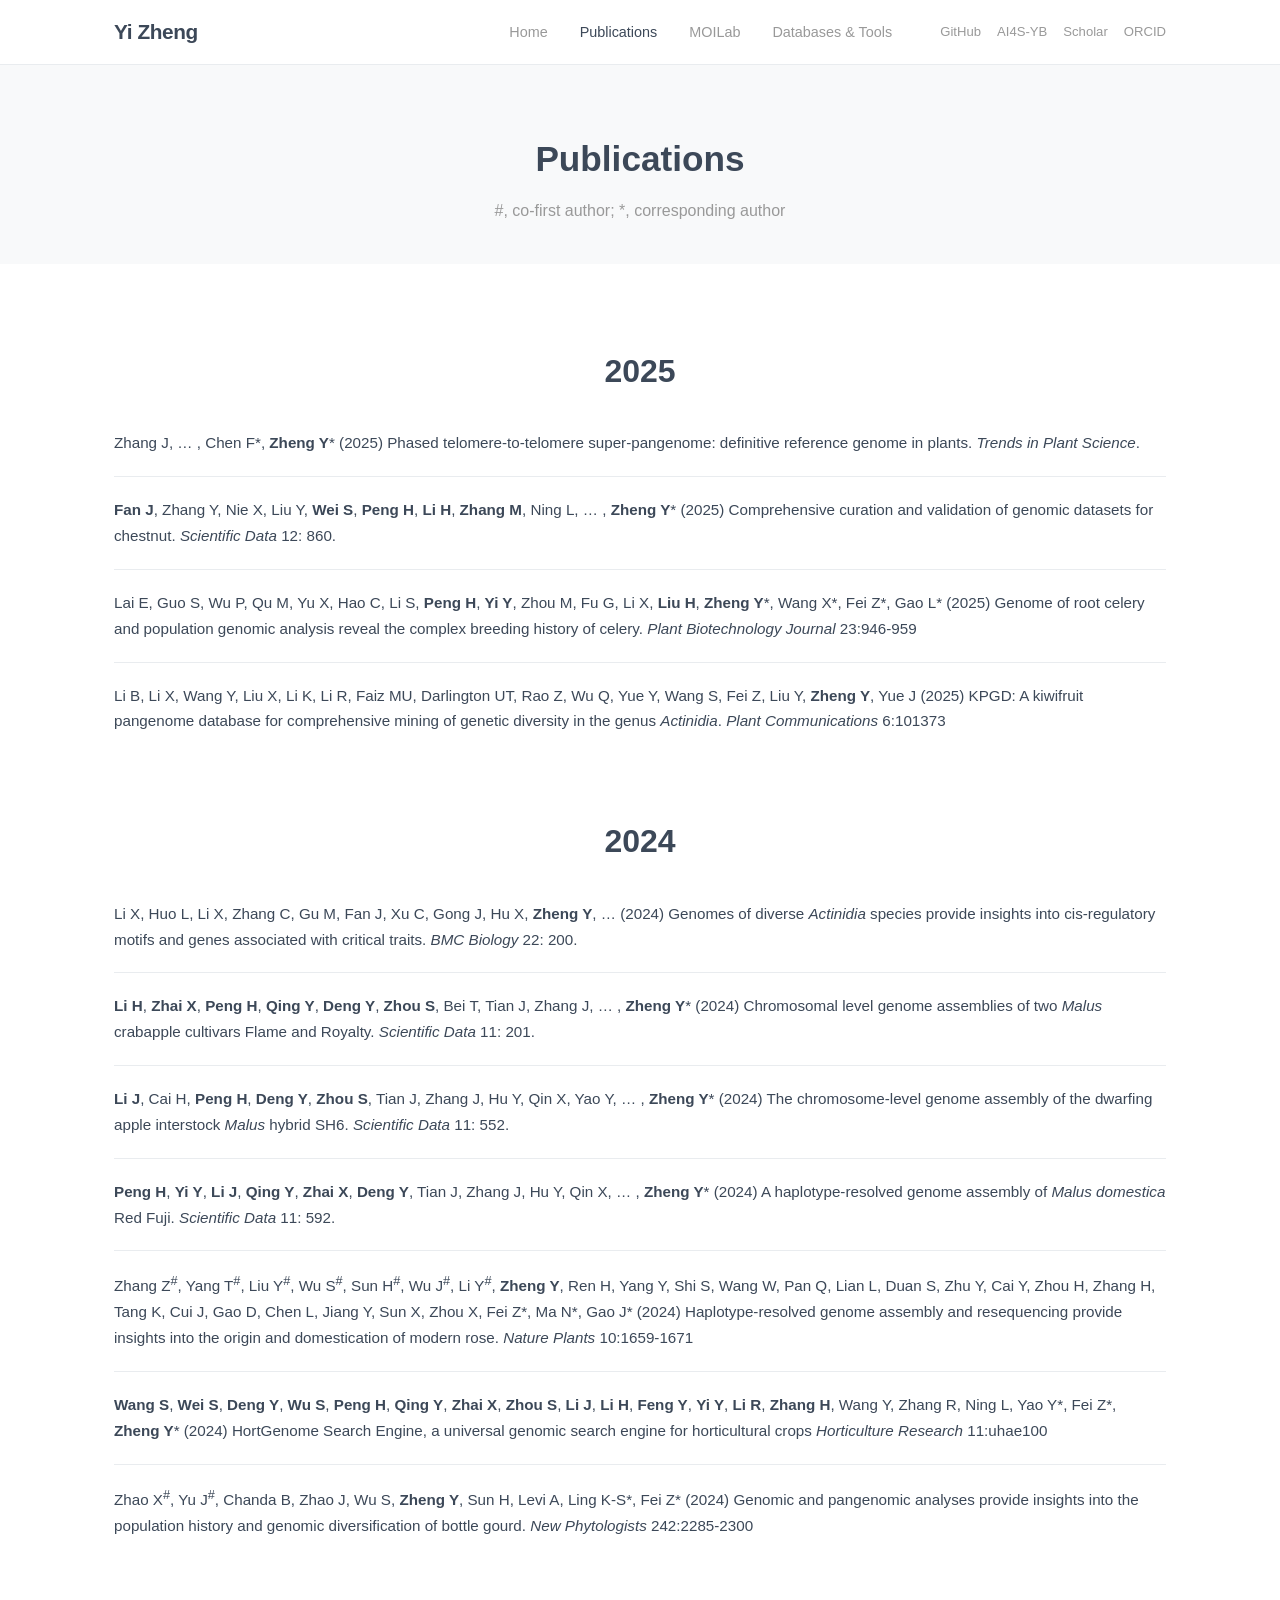
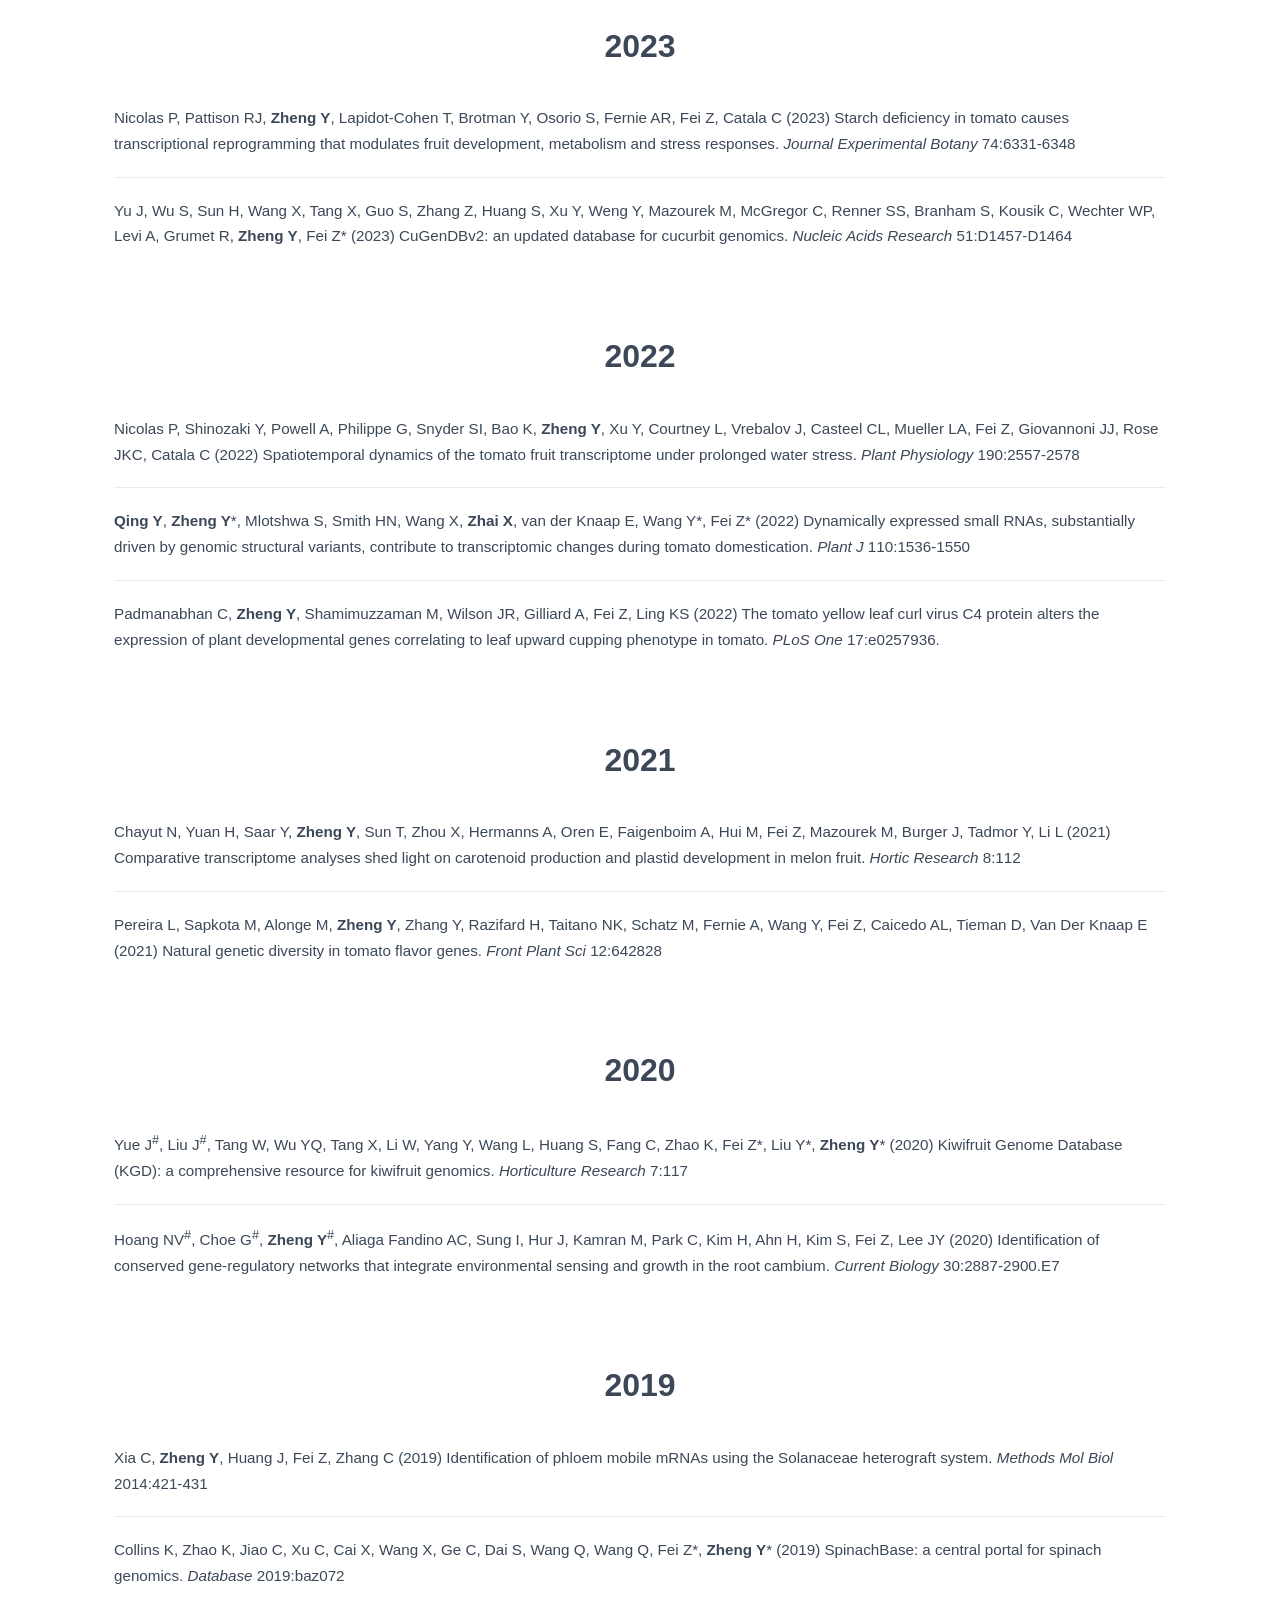
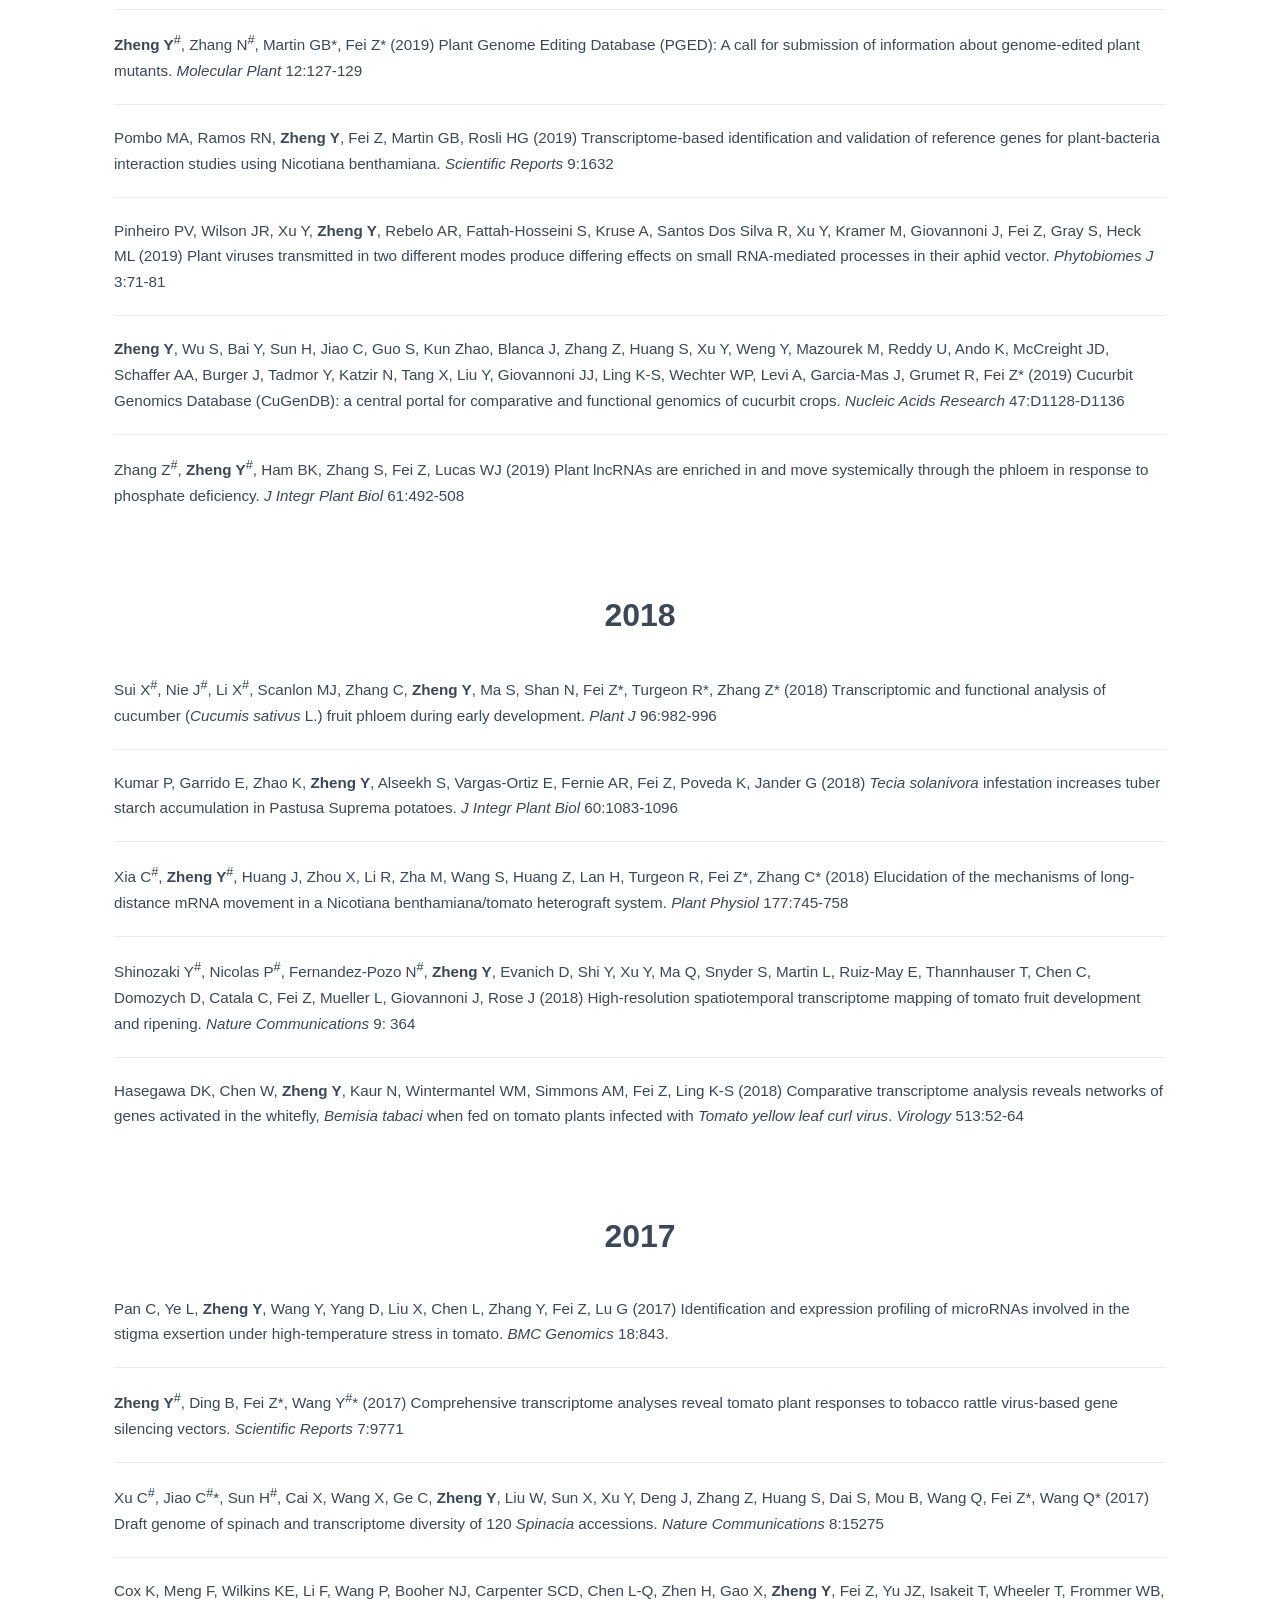
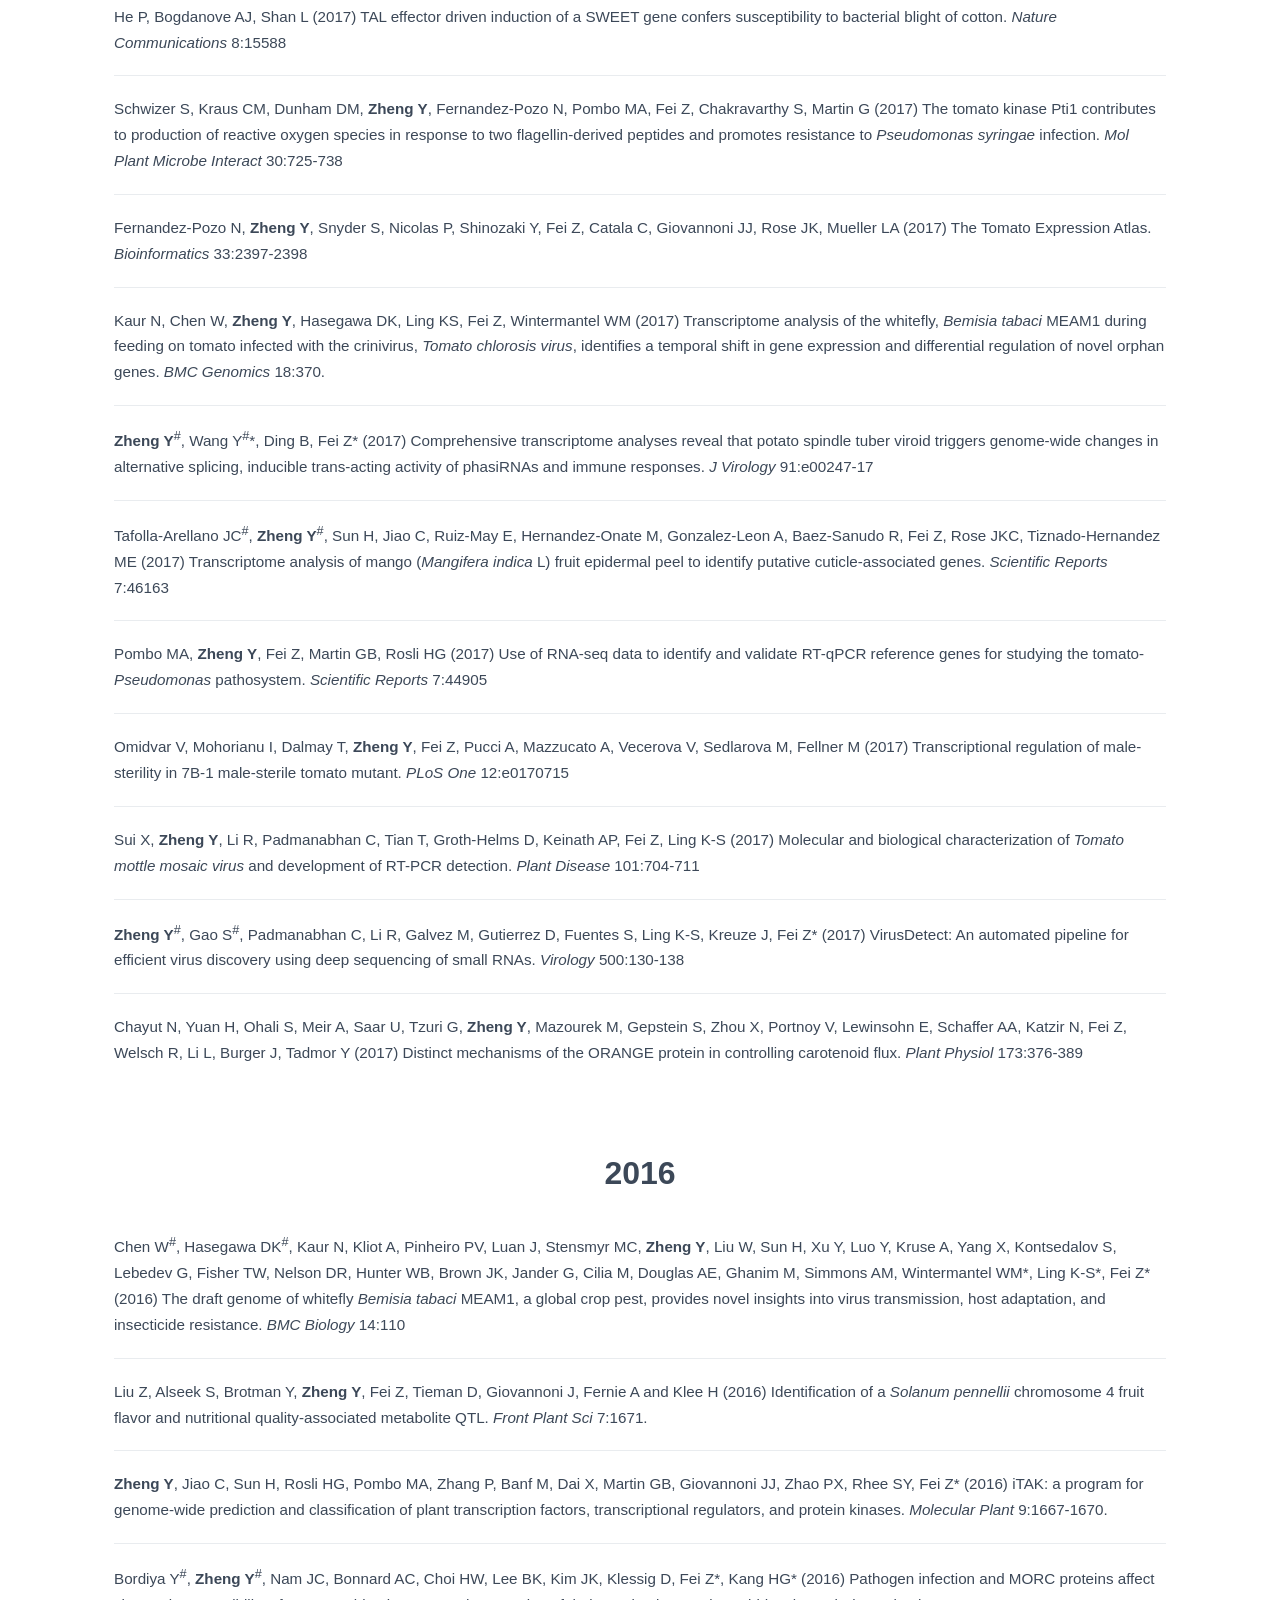
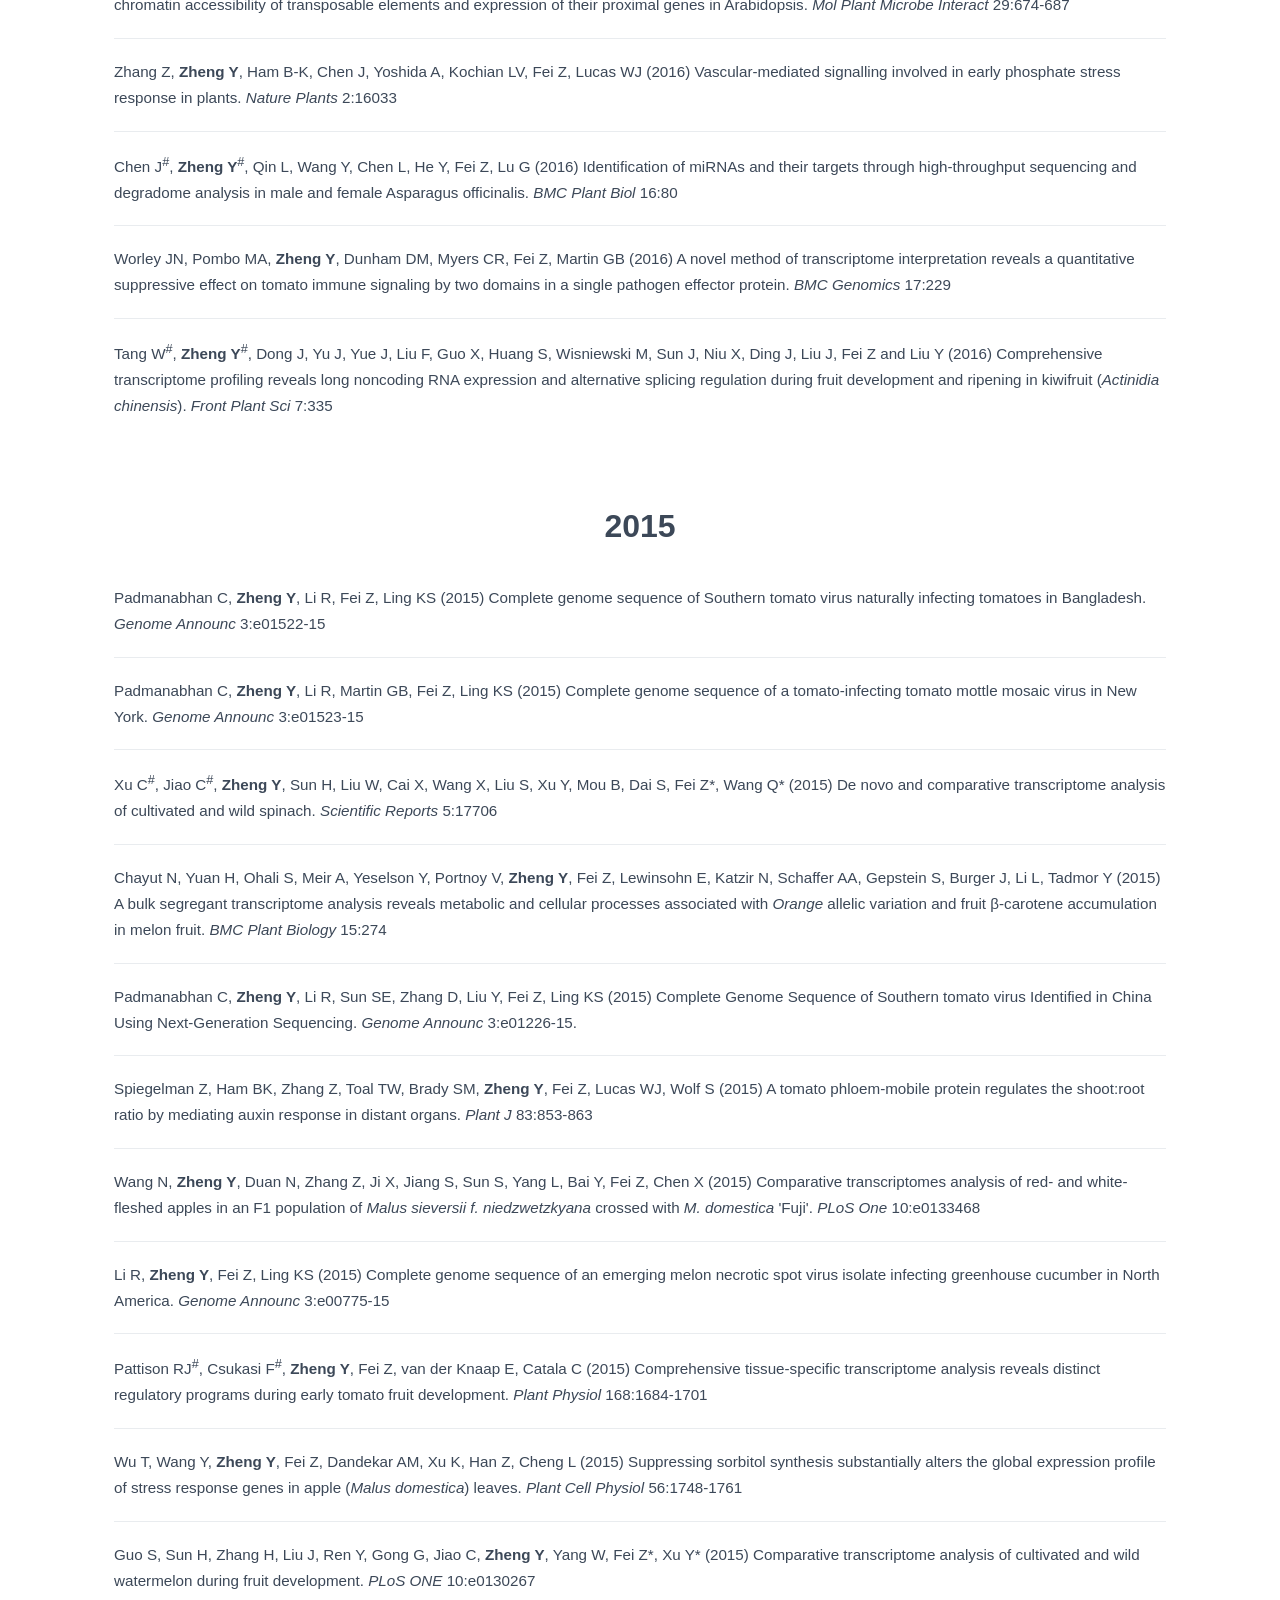
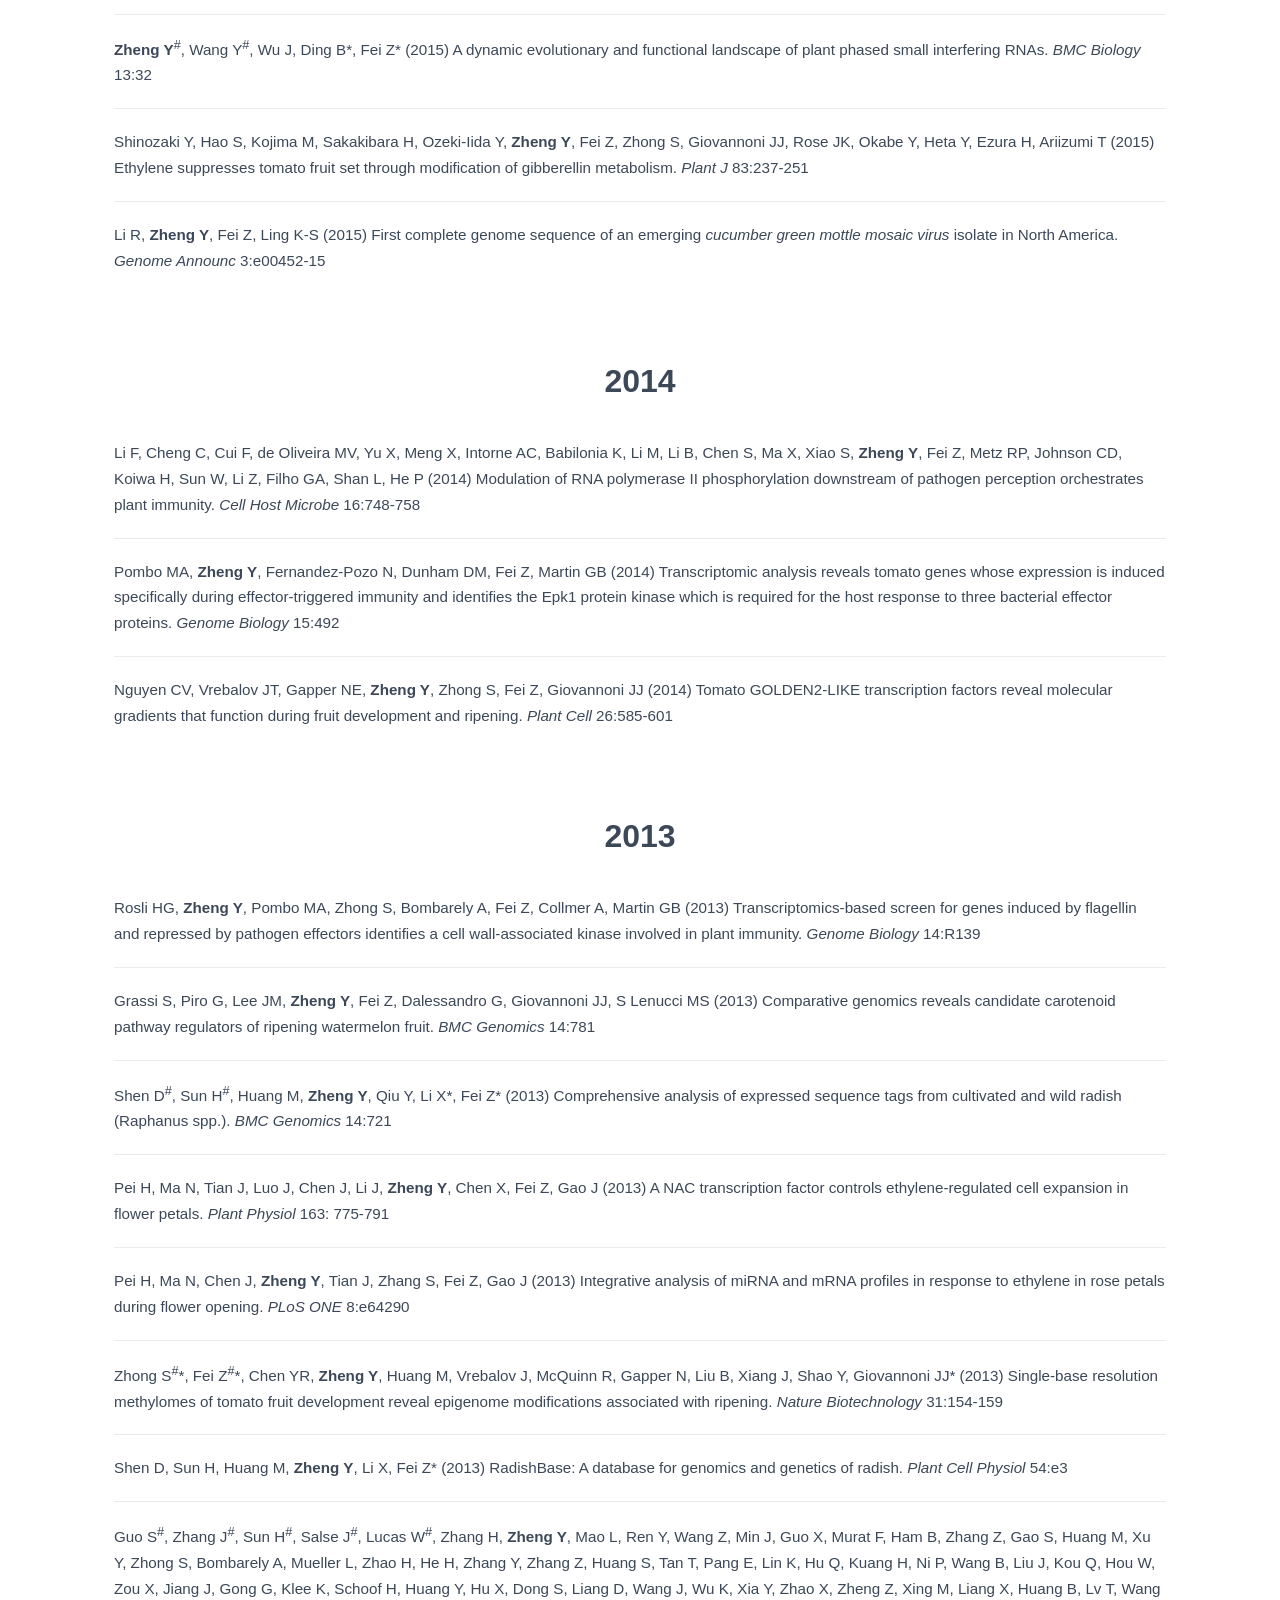
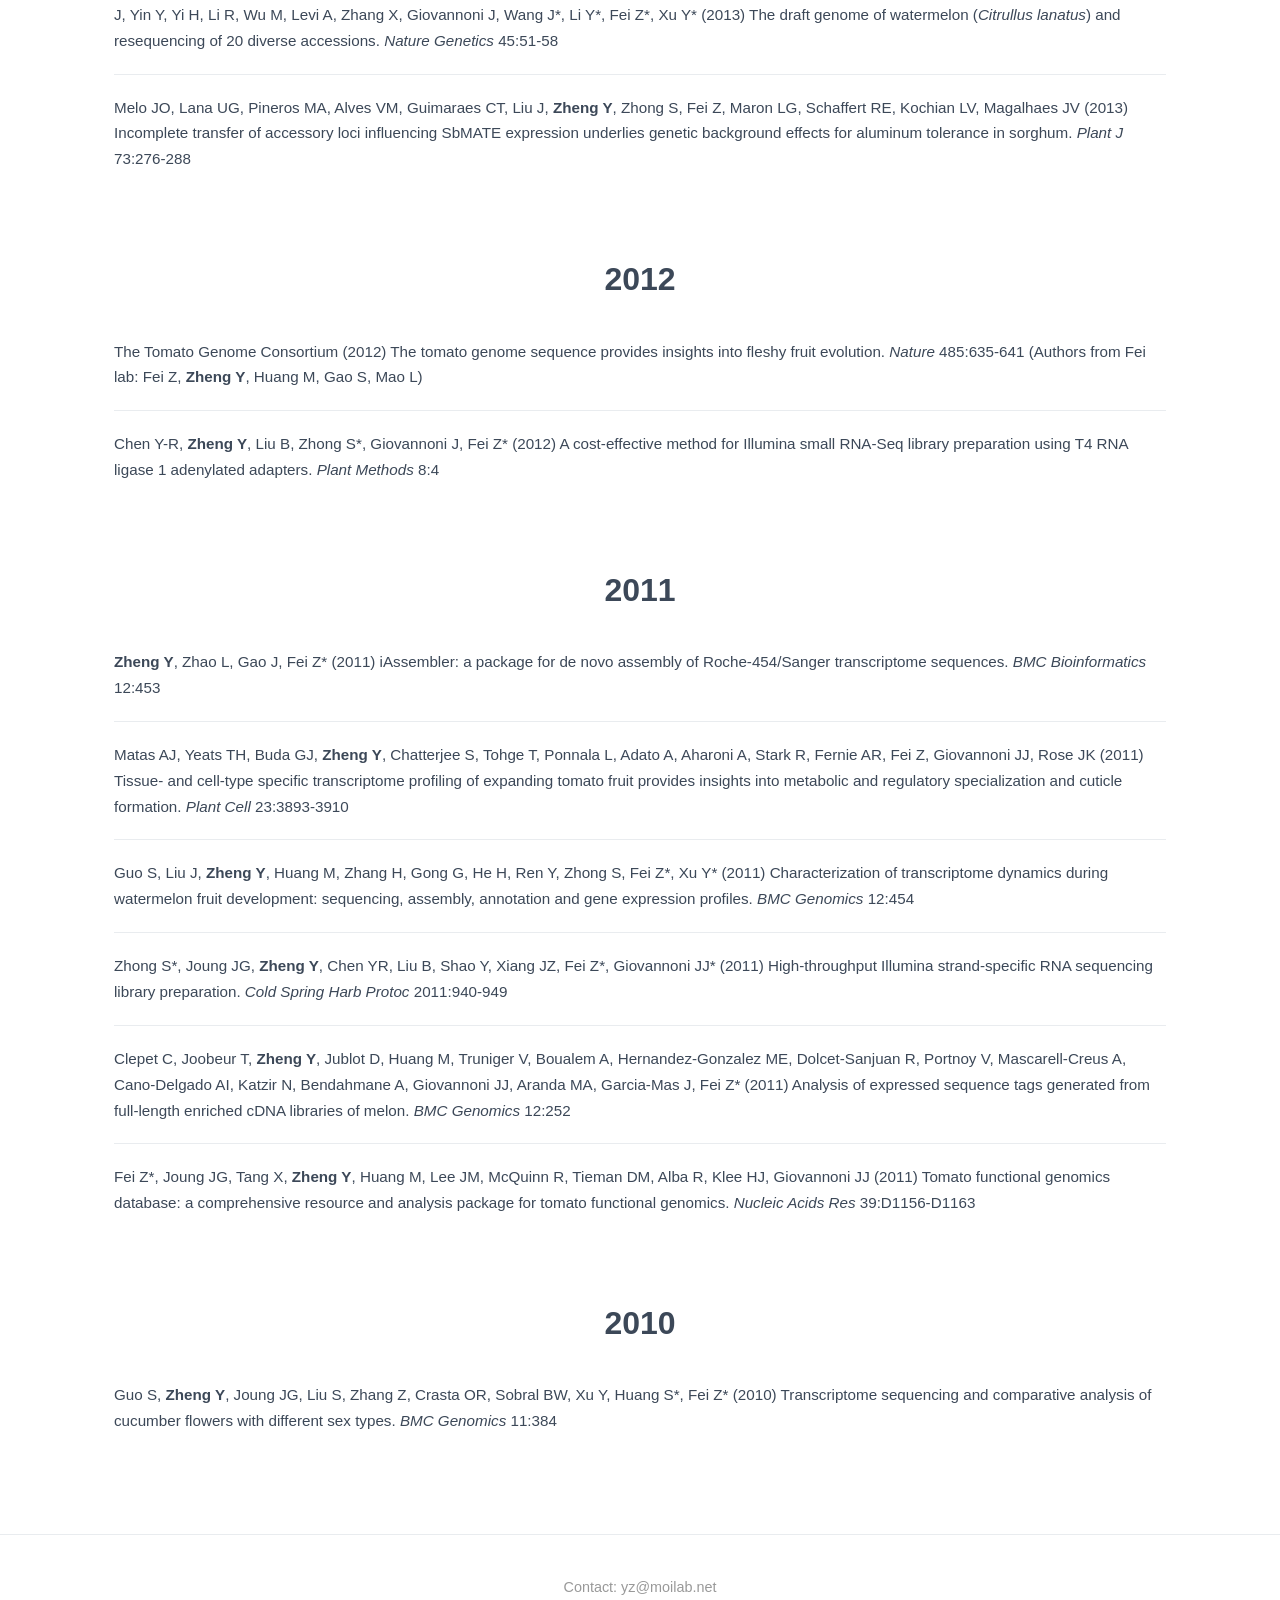
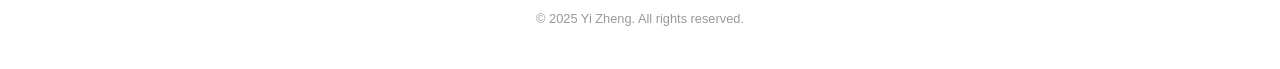
<file: publications.html>
<!DOCTYPE html>
<html lang="zh-CN">
<head>
  <meta charset="UTF-8">
  <meta name="viewport" content="width=device-width, initial-scale=1.0">
  <title>Publications — Yi Zheng</title>
  <meta name="description" content="Complete list of publications from Yi Zheng.">
  <link rel="stylesheet" href="style.css">
  <style>
    .pub-journal { font-style: italic; }
  </style>
</head>
<body>

<nav>
  <div class="nav-inner">
    <a href="/" class="brand">Yi Zheng</a>
    <div class="nav-right"><ul class="nav-links">
      <li><a href="/">Home</a></li>
      <li><a href="/publications.html" class="active">Publications</a></li>
      <li><a href="/moilab.html">MOILab</a></li>
      <li><a href="/databases.html">Databases &amp; Tools</a></li>
    </ul>
  <div class="nav-social"><a href="https://github.com/kentnf" target="_blank" rel="noopener">GitHub</a><a href="https://ai4s-yb.org/" target="_blank" rel="noopener">AI4S-YB</a><a href="https://scholar.google.com/citations?hl=zh-TW&user=_FR0N4AAAAAJ" target="_blank" rel="noopener">Scholar</a><a href="https://orcid.org/0000-0002-8042-7770" target="_blank" rel="noopener">ORCID</a></div></div>
  </div>
</nav>

<header class="page-header">
  <h1>Publications</h1>
  <p>#, co-first author; *, corresponding author</p>
</header>

<section class="section">
  <div class="container">

<h2 class="section-title">2025</h2>
<ul class="pub-list">
      <li>
    Zhang J, … , Chen F*, <strong>Zheng Y</strong>* (2025) <a href=https://doi.org/10.1016/j.tplants.2025.11.002 target=_blank>Phased telomere-to-telomere super-pangenome: definitive reference genome in plants.</a> <em>Trends in Plant Science</em>.
  </li>
<li>
    <strong>Fan J</strong>, Zhang Y, Nie X, Liu Y, <strong>Wei S</strong>, <strong>Peng H</strong>, <strong>Li H</strong>, <strong>Zhang M</strong>, Ning L, … , <strong>Zheng Y</strong>* (2025) <a href=http://castaneadb.net target=_blank>Comprehensive curation and validation of genomic datasets for chestnut.</a> <em>Scientific Data</em> 12: 860.
  </li>
<li>
    Lai E, Guo S, Wu P, Qu M, Yu X, Hao C, Li S, <strong>Peng H</strong>, <strong>Yi Y</strong>, Zhou M, Fu G, Li X, <strong>Liu H</strong>, <strong>Zheng Y</strong>*, Wang X*, Fei Z*, Gao L* (2025) <a href=https://doi.org/10.1111/pbi.14551 target=_blank>Genome of root celery and population genomic analysis reveal the complex breeding history of celery.</a> <i>Plant Biotechnology Journal</i> 23:946-959
  </li>
  <li>
    Li B, Li X, Wang Y, Liu X, Li K, Li R, Faiz MU, Darlington UT, Rao Z, Wu Q, Yue Y, Wang S, Fei Z, Liu Y, <strong>Zheng Y</strong>, Yue J (2025) <a href=https://doi.org/10.1016/j.xplc.2025.101373 target=_blank>KPGD: A kiwifruit pangenome database for comprehensive mining of genetic diversity in the genus <i>Actinidia</i>.</a> <i>Plant Communications</i> 6:101373
  </li>
</ul>

<h2 class="section-title" style="margin-top:60px;">2024</h2>
<ul class="pub-list">
          <li>
    Li X, Huo L, Li X, Zhang C, Gu M, Fan J, Xu C, Gong J, Hu X, <strong>Zheng Y</strong>, … (2024) <a href=# target=_blank>Genomes of diverse <em>Actinidia</em> species provide insights into cis-regulatory motifs and genes associated with critical traits.</a> <em>BMC Biology</em> 22: 200.
  </li>
<li>
    <strong>Li H</strong>, <strong>Zhai X</strong>, <strong>Peng H</strong>, <strong>Qing Y</strong>, <strong>Deng Y</strong>, <strong>Zhou S</strong>, Bei T, Tian J, Zhang J, … , <strong>Zheng Y</strong>* (2024) <a href=# target=_blank>Chromosomal level genome assemblies of two <em>Malus</em> crabapple cultivars Flame and Royalty.</a> <em>Scientific Data</em> 11: 201.
  </li>
<li>
    <strong>Li J</strong>, Cai H, <strong>Peng H</strong>, <strong>Deng Y</strong>, <strong>Zhou S</strong>, Tian J, Zhang J, Hu Y, Qin X, Yao Y, … , <strong>Zheng Y</strong>* (2024) <a href=# target=_blank>The chromosome-level genome assembly of the dwarfing apple interstock <em>Malus</em> hybrid SH6.</a> <em>Scientific Data</em> 11: 552.
  </li>
<li>
    <strong>Peng H</strong>, <strong>Yi Y</strong>, <strong>Li J</strong>, <strong>Qing Y</strong>, <strong>Zhai X</strong>, <strong>Deng Y</strong>, Tian J, Zhang J, Hu Y, Qin X, … , <strong>Zheng Y</strong>* (2024) <a href=https://doi.org/10.1038/s41597-024-03049-x target=_blank>A haplotype-resolved genome assembly of <em>Malus domestica</em> Red Fuji.</a> <em>Scientific Data</em> 11: 592.
  </li>
<li>
    Zhang Z<sup>#</sup>, Yang T<sup>#</sup>, Liu Y<sup>#</sup>, Wu S<sup>#</sup>, Sun H<sup>#</sup>, Wu J<sup>#</sup>, Li Y<sup>#</sup>, <strong>Zheng Y</strong>, Ren H, Yang Y, Shi S, Wang W, Pan Q, Lian L, Duan S, Zhu Y, Cai Y, Zhou H, Zhang H, Tang K, Cui J, Gao D, Chen L, Jiang Y, Sun X, Zhou X, Fei Z*, Ma N*, Gao J* (2024) <a href=https://doi.org/10.1038/s41477-024-01820-x target=_blank>Haplotype-resolved genome assembly and resequencing provide insights into the origin and domestication of modern rose.</a> <i>Nature Plants</i> 10:1659-1671
  </li>
  <li>
    <strong>Wang S</strong>, <strong>Wei S</strong>, <strong>Deng Y</strong>, <strong>Wu S</strong>, <strong>Peng H</strong>, <strong>Qing Y</strong>, <strong>Zhai X</strong>, <strong>Zhou S</strong>, <strong>Li J</strong>, <strong>Li H</strong>, <strong>Feng Y</strong>, <strong>Yi Y</strong>, <strong>Li R</strong>, <strong>Zhang H</strong>, Wang Y, Zhang R, Ning L, Yao Y*, Fei Z*, <strong>Zheng Y</strong>* (2024) <a href=https://doi.org/10.1093/hr/uhae100 target=_blank>HortGenome Search Engine, a universal genomic search engine for horticultural crops</a> <i>Horticulture Research</i> 11:uhae100
  </li>
  <li>
    Zhao X<sup>#</sup>, Yu J<sup>#</sup>, Chanda B, Zhao J, Wu S, <strong>Zheng Y</strong>, Sun H, Levi A, Ling K-S*, Fei Z* (2024) <a href=https://nph.onlinelibrary.wiley.com/doi/10.1111/nph.19673 target=_blank>Genomic and pangenomic analyses provide insights into the population history and genomic diversification of bottle gourd.</a> <i>New Phytologists</i> 242:2285-2300
  </li>
</ul>

<h2 class="section-title" style="margin-top:60px;">2023</h2>
<ul class="pub-list">
  <li>
    Nicolas P, Pattison RJ, <strong>Zheng Y</strong>, Lapidot-Cohen T, Brotman Y, Osorio S, Fernie AR, Fei Z, Catala C (2023) <a href=https://doi.org/10.1093/jxb/erad212 target=_blank>Starch deficiency in tomato causes transcriptional reprogramming that modulates fruit development, metabolism and stress responses.</a> <i>Journal Experimental Botany</i> 74:6331-6348
  </li>
  <li>
    Yu J, Wu S, Sun H, Wang X, Tang X, Guo S, Zhang Z, Huang S, Xu Y, Weng Y, Mazourek M, McGregor C, Renner SS, Branham S, Kousik C, Wechter WP, Levi A, Grumet R, <strong>Zheng Y</strong>, Fei Z* (2023) <a href=https://doi.org/10.1093/nar/gkac921 target=_blank>CuGenDBv2: an updated database for cucurbit genomics.</a> <i>Nucleic Acids Research</i> 51:D1457-D1464
  </li>
</ul>

<h2 class="section-title" style="margin-top:60px;">2022</h2>
<ul class="pub-list">
  <li>
    Nicolas P, Shinozaki Y, Powell A, Philippe G, Snyder SI, Bao K, <strong>Zheng Y</strong>, Xu Y, Courtney L, Vrebalov J, Casteel CL, Mueller LA, Fei Z, Giovannoni JJ, Rose JKC, Catala C (2022) <a href=https://doi.org/10.1093/plphys/kiac445>Spatiotemporal dynamics of the tomato fruit transcriptome under prolonged water stress.</a> <i>Plant Physiology</i> 190:2557-2578
  </li>
  <li>
    <strong>Qing Y</strong>, <strong>Zheng Y</strong>*, Mlotshwa S, Smith HN, Wang X, <strong>Zhai X</strong>, van der Knaap E, Wang Y*, Fei Z* (2022) <a href=https://doi.org/10.1111/tpj.15798 target=_blank>Dynamically expressed small RNAs, substantially driven by genomic structural variants, contribute to transcriptomic changes during tomato domestication.</a> <i>Plant J</i> 110:1536-1550
  </li>
  <li>
    Padmanabhan C, <strong>Zheng Y</strong>, Shamimuzzaman M, Wilson JR, Gilliard A, Fei Z, Ling KS (2022) <a href=https://doi.org/10.1371/journal.pone.0257936 target=_blank>The tomato yellow leaf curl virus C4 protein alters the expression of plant developmental genes correlating to leaf upward cupping phenotype in tomato.</a> <i>PLoS One</i> 17:e0257936.
  </li>
</ul>

<h2 class="section-title" style="margin-top:60px;">2021</h2>
<ul class="pub-list">
  <li>
    Chayut N, Yuan H, Saar Y, <strong>Zheng Y</strong>, Sun T, Zhou X, Hermanns A, Oren E, Faigenboim A, Hui M, Fei Z, Mazourek M, Burger J, Tadmor Y, Li L (2021) <a href=https://www.nature.com/articles/s41438-021-00547-6 target=_blank>Comparative transcriptome analyses shed light on carotenoid production and plastid development in melon fruit.</a> <i>Hortic Research</i> 8:112
  </li>
  <li>
    Pereira L, Sapkota M, Alonge M, <strong>Zheng Y</strong>, Zhang Y, Razifard H, Taitano NK, Schatz M, Fernie A, Wang Y, Fei Z, Caicedo AL, Tieman D, Van Der Knaap E (2021) <a href=https://www.frontiersin.org/articles/10.3389/fpls.2021.642828 target=_blank>Natural genetic diversity in tomato flavor genes.</a> <i>Front Plant Sci</i> 12:642828
  </li>
</ul>

<h2 class="section-title" style="margin-top:60px;">2020</h2>
<ul class="pub-list">
  <li>
    Yue J<sup>#</sup>, Liu J<sup>#</sup>, Tang W, Wu YQ, Tang X, Li W, Yang Y, Wang L, Huang S, Fang C, Zhao K, Fei Z*, Liu Y*, <strong>Zheng Y</strong>* (2020) <a href= https://www.nature.com/articles/s41438-020-0338-9 target=_blank>Kiwifruit Genome Database (KGD): a comprehensive resource for kiwifruit genomics.</a> <i>Horticulture Research</i> 7:117
  </li>
  <li>
    Hoang NV<sup>#</sup>, Choe G<sup>#</sup>, <strong>Zheng Y</strong><sup>#</sup>, Aliaga Fandino AC, Sung I, Hur J, Kamran M, Park C, Kim H, Ahn H, Kim S, Fei Z, Lee JY (2020) <a href=https://doi.org/10.1016/j.cub.2020.05.046 target=_blank>Identification of conserved gene-regulatory networks that integrate environmental sensing and growth in the root cambium.</a> <i>Current Biology</i> 30:2887-2900.E7
  </li>
</ul>

<h2 class="section-title" style="margin-top:60px;">2019</h2>
<ul class="pub-list">
  <li>
    Xia C, <strong>Zheng Y</strong>, Huang J, Fei Z, Zhang C (2019) <a href=https://doi.org/10.1007/978-1-4939-9562-2_32 target=_blank>Identification of phloem mobile mRNAs using the Solanaceae heterograft system.</a> <i>Methods Mol Biol</i> 2014:421-431
  </li>
  <li>
    Collins K, Zhao K, Jiao C, Xu C, Cai X, Wang X, Ge C, Dai S, Wang Q, Wang Q, Fei Z*, <strong>Zheng Y</strong>* (2019) <a href=https://doi.org/10.1093/database/baz072 target=_blank>SpinachBase: a central portal for spinach genomics.</a> <i>Database</i> 2019:baz072
  </li>
  <li>
    <strong>Zheng Y</strong><sup>#</sup>, Zhang N<sup>#</sup>, Martin GB*, Fei Z* (2019) <a href=https://www.sciencedirect.com/science/article/pii/S1674205219300048 target=_blank>Plant Genome Editing Database (PGED): A call for submission of information about genome-edited plant mutants.</a> <i>Molecular Plant</i> 12:127-129
  </li>
  <li>
    Pombo MA, Ramos RN, <strong>Zheng Y</strong>, Fei Z, Martin GB, Rosli HG (2019) <a href=https://www.nature.com/articles/s41598-018-38247-2 target=_blank>Transcriptome-based identification and validation of reference genes for plant-bacteria interaction studies using Nicotiana benthamiana.</a> <i>Scientific Reports</i> 9:1632
  </li>
  <li>
    Pinheiro PV, Wilson JR, Xu Y, <strong>Zheng Y</strong>, Rebelo AR, Fattah-Hosseini S, Kruse A, Santos Dos Silva R, Xu Y, Kramer M, Giovannoni J, Fei Z, Gray S, Heck ML (2019) <a href=https://apsjournals.apsnet.org/doi/10.1094/PBIOMES-10-18-0045-R target=_blank>Plant viruses transmitted in two different modes produce differing effects on small RNA-mediated processes in their aphid vector.</a> <i>Phytobiomes J</i> 3:71-81
  </li>
  <li>
    <strong>Zheng Y</strong>, Wu S, Bai Y, Sun H, Jiao C, Guo S, Kun Zhao, Blanca J, Zhang Z, Huang S, Xu Y, Weng Y, Mazourek M, Reddy U, Ando K, McCreight JD, Schaffer AA, Burger J, Tadmor Y, Katzir N, Tang X, Liu Y, Giovannoni JJ, Ling K-S, Wechter WP, Levi A, Garcia-Mas J, Grumet R, Fei Z* (2019) <a href=https://academic.oup.com/nar/article/47/D1/D1128/5128937 target=_blank>Cucurbit Genomics Database (CuGenDB): a central portal for comparative and functional genomics of cucurbit crops.</a> <i>Nucleic Acids Research</i> 47:D1128-D1136
  </li>
  <li>
    Zhang Z<sup>#</sup>, <strong>Zheng Y</strong><sup>#</sup>, Ham BK, Zhang S, Fei Z, Lucas WJ (2019) <a href= https://www.ncbi.nlm.nih.gov/pubmed/30171742 target=_blank>Plant lncRNAs are enriched in and move systemically through the phloem in response to phosphate deficiency.</a> <i> J Integr Plant Biol</i> 61:492-508
  </li>
</ul>

<h2 class="section-title" style="margin-top:60px;">2018</h2>
<ul class="pub-list">
  <li>
    Sui X<sup>#</sup>, Nie J<sup>#</sup>, Li X<sup>#</sup>, Scanlon MJ, Zhang C, <strong>Zheng Y</strong>, Ma S, Shan N, Fei Z*, Turgeon R*, Zhang Z* (2018) <a href=https://onlinelibrary.wiley.com/doi/abs/10.1111/tpj.14084 target=_blank>Transcriptomic and functional analysis of cucumber (<i>Cucumis sativus</i> L.) fruit phloem during early development.</a> <i>Plant J</i> 96:982-996
  </li>
  <li>
    Kumar P, Garrido E, Zhao K, <strong>Zheng Y</strong>, Alseekh S, Vargas-Ortiz E, Fernie AR, Fei Z, Poveda K, Jander G (2018) <a href=https://onlinelibrary.wiley.com/doi/abs/10.1111/jipb.12675 target=_blank><i>Tecia solanivora</i> infestation increases tuber starch accumulation in Pastusa Suprema potatoes.</a> <i>J Integr Plant Biol</i> 60:1083-1096
  </li>
  <li>
    Xia C<sup>#</sup>, <strong>Zheng Y</strong><sup>#</sup>, Huang J, Zhou X, Li R, Zha M, Wang S, Huang Z, Lan H, Turgeon R, Fei Z*, Zhang C* (2018) <a href=https://www.ncbi.nlm.nih.gov/pubmed/29720554 target=_blank>Elucidation of the mechanisms of long-distance mRNA movement in a Nicotiana benthamiana/tomato heterograft system.</a> <i>Plant Physiol</i> 177:745-758
  </li>
  <li>
    Shinozaki Y<sup>#</sup>, Nicolas P<sup>#</sup>, Fernandez-Pozo N<sup>#</sup>, <strong>Zheng Y</strong>, Evanich D, Shi Y, Xu Y, Ma Q, Snyder S, Martin L, Ruiz-May E, Thannhauser T, Chen C, Domozych D, Catala C, Fei Z, Mueller L, Giovannoni J, Rose J (2018) <a href=https://www.nature.com/articles/s41467-017-02782-9 target=_blank>High-resolution spatiotemporal transcriptome mapping of tomato fruit development and ripening.</a> <i>Nature Communications</i> 9: 364
  </li>
  <li>
    Hasegawa DK, Chen W, <strong>Zheng Y</strong>, Kaur N, Wintermantel WM, Simmons AM, Fei Z, Ling K-S (2018) <a href=http://www.sciencedirect.com/science/article/pii/S0042682217303501 target=_blank>Comparative transcriptome analysis reveals networks of genes activated in the whitefly, <i>Bemisia tabaci</i> when fed on tomato plants infected with <i>Tomato yellow leaf curl virus</i>.</a> <i>Virology</i> 513:52-64
  </li>
</ul>

<h2 class="section-title" style="margin-top:60px;">2017</h2>
<ul class="pub-list">
  <li>
    Pan C, Ye L, <strong>Zheng Y</strong>, Wang Y, Yang D, Liu X, Chen L, Zhang Y, Fei Z, Lu G (2017) <a href=https://www.ncbi.nlm.nih.gov/pubmed/29096602 target=_blank>Identification and expression profiling of microRNAs involved in the stigma exsertion under high-temperature stress in tomato.</a> <i>BMC Genomics</i> 18:843.
  </li>
  <li>
    <strong>Zheng Y</strong><sup>#</sup>, Ding B, Fei Z*, Wang Y<sup>#</sup>* (2017) <a href=https://www.nature.com/articles/s41598-017-10143-1 target=_blank>Comprehensive transcriptome analyses reveal tomato plant responses to tobacco rattle virus-based gene silencing vectors.</a> <i>Scientific Reports</i> 7:9771
  </li>
  <li>
    Xu C<sup>#</sup>, Jiao C<sup>#</sup>*, Sun H<sup>#</sup>, Cai X, Wang X, Ge C, <strong>Zheng Y</strong>, Liu W, Sun X, Xu Y, Deng J, Zhang Z, Huang S, Dai S, Mou B, Wang Q, Fei Z*, Wang Q* (2017) <a href=https://www.nature.com/articles/ncomms15275 target=_blank>Draft genome of spinach and transcriptome diversity of 120 <i>Spinacia</i> accessions.</a> <i>Nature Communications</i> 8:15275
  </li>
  <li>
    Cox K, Meng F, Wilkins KE, Li F, Wang P, Booher NJ, Carpenter SCD, Chen L-Q, Zhen H, Gao X, <strong>Zheng Y</strong>, Fei Z, Yu JZ, Isakeit T, Wheeler T, Frommer WB, He P, Bogdanove AJ, Shan L (2017) <a href=https://www.nature.com/articles/ncomms15588 target=_blank>TAL effector driven induction of a SWEET gene confers susceptibility to bacterial blight of cotton.</a> <i>Nature Communications</i> 8:15588
  </li>
  <li>
    Schwizer S, Kraus CM, Dunham DM, <strong>Zheng Y</strong>, Fernandez-Pozo N, Pombo MA, Fei Z, Chakravarthy S, Martin G (2017) <a href=http://apsjournals.apsnet.org/doi/abs/10.1094/MPMI-03-17-0056-R target=_blank>The tomato kinase Pti1 contributes to production of reactive oxygen species in response to two flagellin-derived peptides and promotes resistance to <i>Pseudomonas syringae</i> infection.</a> <i>Mol Plant Microbe Interact</i> 30:725-738
  </li>
  <li>
    Fernandez-Pozo N, <strong>Zheng Y</strong>, Snyder S, Nicolas P, Shinozaki Y, Fei Z, Catala C, Giovannoni JJ, Rose JK, Mueller LA (2017) <a href=https://www.ncbi.nlm.nih.gov/pubmed/28379331 target=_blank>The Tomato Expression Atlas.</a> <i>Bioinformatics</i> 33:2397-2398
  </li>
  <li>
    Kaur N, Chen W, <strong>Zheng Y</strong>, Hasegawa DK, Ling KS, Fei Z, Wintermantel WM (2017) <a href=https://bmcgenomics.biomedcentral.com/articles/10.1186/s12864-017-3751-1 target=_blank>Transcriptome analysis of the whitefly, <i>Bemisia tabaci</i> MEAM1 during feeding on tomato infected with the crinivirus, <i>Tomato chlorosis virus</i>, identifies a temporal shift in gene expression and differential regulation of novel orphan genes.</a> <i>BMC Genomics</i> 18:370.
  </li>
  <li>
    <strong>Zheng Y</strong><sup>#</sup>, Wang Y<sup>#</sup>*, Ding B, Fei Z* (2017) <a href=http://jvi.asm.org/content/91/11/e00247-17.abstract target=_blank>Comprehensive transcriptome analyses reveal that potato spindle tuber viroid triggers genome-wide changes in alternative splicing, inducible trans-acting activity of phasiRNAs and immune responses.</a> <i>J Virology</i> 91:e00247-17
  </li>
  <li>
    Tafolla-Arellano JC<sup>#</sup>, <strong>Zheng Y</strong><sup>#</sup>, Sun H, Jiao C, Ruiz-May E, Hernandez-Onate M, Gonzalez-Leon A, Baez-Sanudo R, Fei Z, Rose JKC, Tiznado-Hernandez ME (2017) <a href=https://www.nature.com/articles/srep46163 target=_blank>Transcriptome analysis of mango (<i>Mangifera indica</i> L) fruit epidermal peel to identify putative cuticle-associated genes.</a> <i>Scientific Reports</i> 7:46163
  </li>
  <li>
    Pombo MA, <strong>Zheng Y</strong>, Fei Z, Martin GB, Rosli HG (2017) <a href=http://www.nature.com/articles/srep44905 target=_blank>Use of RNA-seq data to identify and validate RT-qPCR reference genes for studying the tomato-<i>Pseudomonas</i> pathosystem.</a> <i>Scientific Reports</i> 7:44905
  </li>
  <li>
    Omidvar V, Mohorianu I, Dalmay T, <strong>Zheng Y</strong>, Fei Z, Pucci A, Mazzucato A, Vecerova V, Sedlarova M, Fellner M (2017) <a href=http://journals.plos.org/plosone/article?id=10.1371/journal.pone.0170715 target=_blank>Transcriptional regulation of male-sterility in 7B-1 male-sterile tomato mutant.</a> <i>PLoS One</i> 12:e0170715
  </li>
  <li>
    Sui X, <strong>Zheng Y</strong>, Li R, Padmanabhan C, Tian T, Groth-Helms D, Keinath AP, Fei Z, Ling K-S (2017) <a href=http://apsjournals.apsnet.org/doi/10.1094/PDIS-10-16-1504-RE target=_blank>Molecular and biological characterization of <i>Tomato mottle mosaic virus</i> and development of RT-PCR detection.</a> <i>Plant Disease</i> 101:704-711
  </li>
  <li>
    <strong>Zheng Y</strong><sup>#</sup>, Gao S<sup>#</sup>, Padmanabhan C, Li R, Galvez M, Gutierrez D, Fuentes S, Ling K-S, Kreuze J, Fei Z* (2017) <a href=http://www.sciencedirect.com/science/article/pii/S0042682216303166 target=_blank>VirusDetect: An automated pipeline for efficient virus discovery using deep sequencing of small RNAs.</a> <i>Virology</i> 500:130-138
  </li>
  <li>
    Chayut N, Yuan H, Ohali S, Meir A, Saar U, Tzuri G, <strong>Zheng Y</strong>, Mazourek M, Gepstein S, Zhou X, Portnoy V, Lewinsohn E, Schaffer AA, Katzir N, Fei Z, Welsch R, Li L, Burger J, Tadmor Y (2017) <a href=http://www.plantphysiol.org/content/173/1/376.abstract target=_blank>Distinct mechanisms of the ORANGE protein in controlling carotenoid flux.</a> <i>Plant Physiol</i> 173:376-389
  </li>
</ul>

<h2 class="section-title" style="margin-top:60px;">2016</h2>
<ul class="pub-list">
  <li>
    Chen W<sup>#</sup>, Hasegawa DK<sup>#</sup>, Kaur N, Kliot A, Pinheiro PV, Luan J, Stensmyr MC, <strong>Zheng Y</strong>, Liu W, Sun H, Xu Y, Luo Y, Kruse A, Yang X, Kontsedalov S, Lebedev G, Fisher TW, Nelson DR, Hunter WB, Brown JK, Jander G, Cilia M, Douglas AE, Ghanim M, Simmons AM, Wintermantel WM*, Ling K-S*, Fei Z* (2016) <a href=https://doi.org/10.1186/s12915-016-0321-y target=_blank>The draft genome of whitefly <i>Bemisia tabaci</i> MEAM1, a global crop pest, provides novel insights into virus transmission, host adaptation, and insecticide resistance.</a> <i>BMC Biology</i> 14:110
  </li>
  <li>
    Liu Z, Alseek S, Brotman Y, <strong>Zheng Y</strong>, Fei Z, Tieman D, Giovannoni J, Fernie A and Klee H (2016) <a href=http://journal.frontiersin.org/article/10.3389/fpls.2016.01671/abstract target=_blank>Identification of a <i>Solanum pennellii</i> chromosome 4 fruit flavor and nutritional quality-associated metabolite QTL.</a> <i>Front Plant Sci</i> 7:1671.
  </li>
  <li>
    <strong>Zheng Y</strong>, Jiao C, Sun H, Rosli HG, Pombo MA, Zhang P, Banf M, Dai X, Martin GB, Giovannoni JJ, Zhao PX, Rhee SY, Fei Z* (2016) <a href=http://authors.elsevier.com/sd/article/S1674205216302234 target=_blank>iTAK: a program for genome-wide prediction and classification of plant transcription factors, transcriptional regulators, and protein kinases.</a> <i>Molecular Plant</i> 9:1667-1670.
  </li>
  <li>
    Bordiya Y<sup>#</sup>, <strong>Zheng Y</strong><sup>#</sup>, Nam JC, Bonnard AC, Choi HW, Lee BK, Kim JK, Klessig D, Fei Z*, Kang HG* (2016) <a href=http://www.ncbi.nlm.nih.gov/pubmed/27482822 target=_blank>Pathogen infection and MORC proteins affect chromatin accessibility of transposable elements and expression of their proximal genes in Arabidopsis.</a> <i>Mol Plant Microbe Interact</i> 29:674-687
  </li>
  <li>
    Zhang Z, <strong>Zheng Y</strong>, Ham B-K, Chen J, Yoshida A, Kochian LV, Fei Z, Lucas WJ (2016) <a href=http://www.nature.com/articles/nplants201633 target=_blank>Vascular-mediated signalling involved in early phosphate stress response in plants</a>. <i>Nature Plants</i> 2:16033
  </li>
  <li>
    Chen J<sup>#</sup>, <strong>Zheng Y</strong><sup>#</sup>, Qin L, Wang Y, Chen L, He Y, Fei Z, Lu G (2016) <a href=http://www.ncbi.nlm.nih.gov/pubmed/27068118 target=_blank>Identification of miRNAs and their targets through high-throughput sequencing and degradome analysis in male and female </i>Asparagus officinalis</i>.</a> <i>BMC Plant Biol</i> 16:80
  </li>
  <li>
    Worley JN, Pombo MA, <strong>Zheng Y</strong>, Dunham DM, Myers CR, Fei Z, Martin GB (2016) <a href=http://www.ncbi.nlm.nih.gov/pubmed/26976140 target=_blank>A novel method of transcriptome interpretation reveals a quantitative suppressive effect on tomato immune signaling by two domains in a single pathogen effector protein.</a> <i>BMC Genomics</i> 17:229
  </li>
  <li>
    Tang W<sup>#</sup>, <strong>Zheng Y</strong><sup>#</sup>, Dong J, Yu J, Yue J, Liu F, Guo X, Huang S, Wisniewski M, Sun J, Niu X, Ding J, Liu J, Fei Z and Liu Y (2016) <a href=http://journal.frontiersin.org/article/10.3389/fpls.2016.00335/full target=_blank>Comprehensive transcriptome profiling reveals long noncoding RNA expression and alternative splicing regulation during fruit development and ripening in kiwifruit (<i>Actinidia chinensis</i>).</a> <i>Front Plant Sci</i> 7:335
  </li>
</ul>

<h2 class="section-title" style="margin-top:60px;">2015</h2>
<ul class="pub-list">
  <li>
    Padmanabhan C, <strong>Zheng Y</strong>, Li R, Fei Z, Ling KS (2015) <a href=http://www.ncbi.nlm.nih.gov/pubmed/26722014 target=_blank>Complete genome sequence of Southern tomato virus naturally infecting tomatoes in Bangladesh.</a> <i>Genome Announc</i> 3:e01522-15
  </li>
  <li>
    Padmanabhan C, <strong>Zheng Y</strong>, Li R, Martin GB, Fei Z, Ling KS (2015) <a href=http://www.ncbi.nlm.nih.gov/pubmed/26701086 target=_blank>Complete genome sequence of a tomato-infecting tomato mottle mosaic virus in New York.</a> <i>Genome Announc</i> 3:e01523-15
  </li>
  <li>
    Xu C<sup>#</sup>, Jiao C<sup>#</sup>, <strong>Zheng Y</strong>, Sun H, Liu W, Cai X, Wang X, Liu S, Xu Y, Mou B, Dai S, Fei Z*, Wang Q* (2015) <a href=http://www.ncbi.nlm.nih.gov/pubmed/26635144 target=_blank>De novo and comparative transcriptome analysis of cultivated and wild spinach.</a> <i>Scientific Reports</i> 5:17706
  </li>
  <li>
    Chayut N, Yuan H, Ohali S, Meir A, Yeselson Y, Portnoy V, <strong>Zheng Y</strong>, Fei Z, Lewinsohn E, Katzir N, Schaffer AA, Gepstein S, Burger J, Li L, Tadmor Y (2015) <a href=http://www.biomedcentral.com/1471-2229/15/274/abstract target=_blank>A bulk segregant transcriptome analysis reveals metabolic and cellular processes associated with <i>Orange</i> allelic variation and fruit &beta;-carotene accumulation in melon fruit.</a> <i>BMC Plant Biology</i> 15:274
  </li>
  <li>
    Padmanabhan C, <strong>Zheng Y</strong>, Li R, Sun SE, Zhang D, Liu Y, Fei Z, Ling KS (2015) <a href=http://www.ncbi.nlm.nih.gov/pubmed/26494671 target=_blank>Complete Genome Sequence of Southern tomato virus Identified in China Using Next-Generation Sequencing.</a> <i>Genome Announc</i> 3:e01226-15.
  </li>
  <li>
    Spiegelman Z, Ham BK, Zhang Z, Toal TW, Brady SM, <strong>Zheng Y</strong>, Fei Z, Lucas WJ, Wolf S (2015) <a href=http://onlinelibrary.wiley.com/doi/10.1111/tpj.12932/abstract target=_blank>A tomato phloem-mobile protein regulates the shoot:root ratio by mediating auxin response in distant organs.</a> <i>Plant J</i> 83:853-863
  </li>
  <li>
    Wang N, <strong>Zheng Y</strong>, Duan N, Zhang Z, Ji X, Jiang S, Sun S, Yang L, Bai Y, Fei Z, Chen X (2015) <a href=http://journals.plos.org/plosone/article?id=10.1371/journal.pone.0133468 target=_blank>Comparative transcriptomes analysis of red- and white-fleshed apples in an F1 population of <i>Malus sieversii f. niedzwetzkyana</i> crossed with <i>M. domestica</i> 'Fuji'.</a> <i>PLoS One</i> 10:e0133468
  </li>
  <li>
    Li R, <strong>Zheng Y</strong>, Fei Z, Ling KS (2015) <a href=http://genomea.asm.org/content/3/4/e00775-15.short target=_blank>Complete genome sequence of an emerging melon necrotic spot virus isolate infecting greenhouse cucumber in North America.</a> <i>Genome Announc</i> 3:e00775-15
  </li>
  <li>
    Pattison RJ<sup>#</sup>, Csukasi F<sup>#</sup>, <strong>Zheng Y</strong>, Fei Z, van der Knaap E, Catala C (2015) <a href=http://www.ncbi.nlm.nih.gov/pubmed/26099271 target=_blank>Comprehensive tissue-specific transcriptome analysis reveals distinct regulatory programs during early tomato fruit development.</a> <i>Plant Physiol</i> 168:1684-1701
  </li>
  <li>
    Wu T, Wang Y, <strong>Zheng Y</strong>, Fei Z, Dandekar AM, Xu K, Han Z, Cheng L (2015) <a href=http://www.ncbi.nlm.nih.gov/pubmed/26076968 target=_blank>Suppressing sorbitol synthesis substantially alters the global expression profile of stress response genes in apple (<i>Malus domestica</i>) leaves.</a> <i>Plant Cell Physiol</i> 56:1748-1761
  </li>
  <li>
    Guo S, Sun H, Zhang H, Liu J, Ren Y, Gong G, Jiao C, <strong>Zheng Y</strong>, Yang W, Fei Z*, Xu Y* (2015) <a href=http://journals.plos.org/plosone/article?id=10.1371/journal.pone.0130267 target=_blank>Comparative transcriptome analysis of cultivated and wild watermelon during fruit development.</a> <i>PLoS ONE</i> 10:e0130267
  </li>
  <li>
    <strong>Zheng Y</strong><sup>#</sup>, Wang Y<sup>#</sup>, Wu J, Ding B*, Fei Z* (2015) <a href=http://www.biomedcentral.com/1741-7007/13/32 target=_blank>A dynamic evolutionary and functional landscape of plant phased small interfering RNAs.</a> <i>BMC Biology</i> 13:32
  </li>
  <li>
    Shinozaki Y, Hao S, Kojima M, Sakakibara H, Ozeki-Iida Y, <strong>Zheng Y</strong>, Fei Z, Zhong S, Giovannoni JJ, Rose JK, Okabe Y, Heta Y, Ezura H, Ariizumi T (2015) <a href=http://www.ncbi.nlm.nih.gov/pubmed/25996898 target=_blank>Ethylene suppresses tomato fruit set through modification of gibberellin metabolism.</a> <i>Plant J</i> 83:237-251
  </li>
  <li>
    Li R, <strong>Zheng Y</strong>, Fei Z, Ling K-S (2015) <a href=http://genomea.asm.org/content/3/3/e00452-15.full target=_blank>First complete genome sequence of an emerging <i>cucumber green mottle mosaic virus</i> isolate in North America.</a> <i>Genome Announc</i> 3:e00452-15
  </li>
</ul>

<h2 class="section-title" style="margin-top:60px;">2014</h2>
<ul class="pub-list">
  <li>
    Li F, Cheng C, Cui F, de Oliveira MV, Yu X, Meng X, Intorne AC, Babilonia K, Li M, Li B, Chen S, Ma X, Xiao S, <strong>Zheng Y</strong>, Fei Z, Metz RP, Johnson CD, Koiwa H, Sun W, Li Z, Filho GA, Shan L, He P (2014) <a href=http://www.cell.com/cell-host-microbe/abstract/S1931-3128%2814%2900396-5 target=_blank>Modulation of RNA polymerase II phosphorylation downstream of pathogen perception orchestrates plant immunity.</a> <i>Cell Host Microbe</i> 16:748-758
  </li>
  <li>
    Pombo MA, <strong>Zheng Y</strong>, Fernandez-Pozo N, Dunham DM, Fei Z, Martin GB (2014) <a href=http://www.ncbi.nlm.nih.gov/pubmed/25323444 target=_blank>Transcriptomic analysis reveals tomato genes whose expression is induced specifically during effector-triggered immunity and identifies the Epk1 protein kinase which is required for the host response to three bacterial effector proteins.</a> <i>Genome Biology</i> 15:492
  </li>
  <li>
    Nguyen CV, Vrebalov JT, Gapper NE, <strong>Zheng Y</strong>, Zhong S, Fei Z, Giovannoni JJ (2014) <a href=http://www.plantcell.org/content/26/2/585 target=_blank>Tomato GOLDEN2-LIKE transcription factors reveal molecular gradients that function during fruit development and ripening.</a> <i>Plant Cell</i> 26:585-601
  </li>
</ul>

<h2 class="section-title" style="margin-top:60px;">2013</h2>
<ul class="pub-list">
  <li>
    Rosli HG, <strong>Zheng Y</strong>, Pombo MA, Zhong S, Bombarely A, Fei Z, Collmer A, Martin GB (2013) <a href=http://genomebiology.com/2013/14/12/R139/abstract target=_blank>Transcriptomics-based screen for genes induced by flagellin and repressed by pathogen effectors identifies a cell wall-associated kinase involved in plant immunity.</a> <i>Genome Biology</i> 14:R139
  </li>
  <li>
    Grassi S, Piro G, Lee JM, <strong>Zheng Y</strong>, Fei Z, Dalessandro G, Giovannoni JJ, S Lenucci MS (2013) <a href=http://www.biomedcentral.com/1471-2164/14/781/abstract target=_blank>Comparative genomics reveals candidate carotenoid pathway regulators of ripening watermelon fruit.</a> <i>BMC Genomics</i> 14:781
  </li>
  <li>
    Shen D<sup>#</sup>, Sun H<sup>#</sup>, Huang M, <strong>Zheng Y</strong>, Qiu Y, Li X*, Fei Z* (2013) <a href=http://www.biomedcentral.com/1471-2164/14/721/abstract target=_blank>Comprehensive analysis of expressed sequence tags from cultivated and wild radish (Raphanus spp.).</a> <i>BMC Genomics</i> 14:721
  </li>
  <li>
    Pei H, Ma N, Tian J, Luo J, Chen J, Li J, <strong>Zheng Y</strong>, Chen X, Fei Z, Gao J (2013) <a href=http://www.plantphysiol.org/content/163/2/775.abstract target=_blank>A NAC transcription factor controls ethylene-regulated cell expansion in flower petals.</a> <i>Plant Physiol</i> 163: 775-791
  </li>
  <li>
    Pei H, Ma N, Chen J, <strong>Zheng Y</strong>, Tian J, Zhang S, Fei Z, Gao J (2013) <a href=http://www.plosone.org/article/info:doi/10.1371/journal.pone.0064290 target=_blank>Integrative analysis of miRNA and mRNA profiles in response to ethylene in rose petals during flower opening.</a> <i>PLoS ONE</i> 8:e64290
  </li>
  <li>
    Zhong S<sup>#</sup>*, Fei Z<sup>#</sup>*, Chen YR, <strong>Zheng Y</strong>, Huang M, Vrebalov J, McQuinn R, Gapper N, Liu B, Xiang J, Shao Y, Giovannoni JJ* (2013) <a href=https://www.nature.com/articles/nbt.2462 target=_black>Single-base resolution methylomes of tomato fruit development reveal epigenome modifications associated with ripening.</a> <i>Nature Biotechnology</i> 31:154-159
  </li>
  <li>
    Shen D, Sun H, Huang M, <strong>Zheng Y</strong>, Li X, Fei Z* (2013) <a href=http://pcp.oxfordjournals.org/content/54/2/e3.full target=_blank>RadishBase: A database for genomics and genetics of radish.</a> <i>Plant Cell Physiol</i> 54:e3
  </li>
  <li>
    Guo S<sup>#</sup>, Zhang J<sup>#</sup>, Sun H<sup>#</sup>, Salse J<sup>#</sup>, Lucas W<sup>#</sup>, Zhang H, <strong>Zheng Y</strong>, Mao L, Ren Y, Wang Z, Min J, Guo X, Murat F, Ham B, Zhang Z, Gao S, Huang M, Xu Y, Zhong S, Bombarely A, Mueller L, Zhao H, He H, Zhang Y, Zhang Z, Huang S, Tan T, Pang E, Lin K, Hu Q, Kuang H, Ni P, Wang B, Liu J, Kou Q, Hou W, Zou X, Jiang J, Gong G, Klee K, Schoof H, Huang Y, Hu X, Dong S, Liang D, Wang J, Wu K, Xia Y, Zhao X, Zheng Z, Xing M, Liang X, Huang B, Lv T, Wang J, Yin Y, Yi H, Li R, Wu M, Levi A, Zhang X, Giovannoni J, Wang J*, Li Y*, Fei Z*, Xu Y* (2013) <a href=https://www.nature.com/articles/ng.2470 target=_blank>The draft genome of watermelon (<i>Citrullus lanatus</i>) and resequencing of 20 diverse accessions.</a> <i>Nature Genetics</i> 45:51-58
  </li>
  <li>
    Melo JO, Lana UG, Pineros MA, Alves VM, Guimaraes CT, Liu J, <strong>Zheng Y</strong>, Zhong S, Fei Z, Maron LG, Schaffert RE, Kochian LV, Magalhaes JV (2013) <a href=http://www.ncbi.nlm.nih.gov/pubmed/22989115 target=_blank>Incomplete transfer of accessory loci influencing SbMATE expression underlies genetic background effects for aluminum tolerance in sorghum.</a> <i>Plant J</i> 73:276-288
  </li>
</ul>

<h2 class="section-title" style="margin-top:60px;">2012</h2>
<ul class="pub-list">
  <li>
    The Tomato Genome Consortium (2012) <a href=https://www.nature.com/articles/nature11119 target=_blank>The tomato genome sequence provides insights into fleshy fruit evolution.</a> <i>Nature</i> 485:635-641 (Authors from Fei lab: Fei Z, <strong>Zheng Y</strong>, Huang M, Gao S, Mao L)
  </li>
  <li>
    Chen Y-R, <strong>Zheng Y</strong>, Liu B, Zhong S*, Giovannoni J, Fei Z* (2012) <a href=http://www.ncbi.nlm.nih.gov/pubmed/22995534 target=_blank>A cost-effective method for Illumina small RNA-Seq library preparation using T4 RNA ligase 1 adenylated adapters.</a> <i>Plant Methods</i> 8:4
  </li>
</ul>

<h2 class="section-title" style="margin-top:60px;">2011</h2>
<ul class="pub-list">
  <li>
    <strong>Zheng Y</strong>, Zhao L, Gao J, Fei Z* (2011) <a href=http://www.biomedcentral.com/1471-2105/12/453 target=_blank>iAssembler: a package for de novo assembly of Roche-454/Sanger transcriptome sequences.</a> <i>BMC Bioinformatics</i> 12:453
  </li>
  <li>
    Matas AJ, Yeats TH, Buda GJ, <strong>Zheng Y</strong>, Chatterjee S, Tohge T, Ponnala L, Adato A, Aharoni A, Stark R, Fernie AR, Fei Z, Giovannoni JJ, Rose JK (2011) <a href=http://www.plantcell.org/content/early/2011/10/29/tpc.111.091173.abstract target=_blank>Tissue- and cell-type specific transcriptome profiling of expanding tomato fruit provides insights into metabolic and regulatory specialization and cuticle formation</a>. <i>Plant Cell</i> 23:3893-3910
  </li>
  <li>
    Guo S, Liu J, <strong>Zheng Y</strong>, Huang M, Zhang H, Gong G, He H, Ren Y, Zhong S, Fei Z*, Xu Y* (2011) <a href=http://www.biomedcentral.com/1471-2164/12/454 target=_blank>Characterization of transcriptome dynamics during watermelon fruit development: sequencing, assembly, annotation and gene expression profiles</a>. <i>BMC Genomics</i> 12:454
  </li>
  <li>
    Zhong S*, Joung JG, <strong>Zheng Y</strong>, Chen YR, Liu B, Shao Y, Xiang JZ, Fei Z*, Giovannoni JJ* (2011) <a href= http://cshprotocols.cshlp.org/cgi/content/abstract/2011/8/pdb.prot5652 target=_blank>High-throughput Illumina strand-specific RNA sequencing library preparation.</a> <i>Cold Spring Harb Protoc</i> 2011:940-949
  </li>
  <li>
    Clepet C, Joobeur T, <strong>Zheng Y</strong>, Jublot D, Huang M, Truniger V, Boualem A, Hernandez-Gonzalez ME, Dolcet-Sanjuan R, Portnoy V, Mascarell-Creus A, Cano-Delgado AI, Katzir N, Bendahmane A, Giovannoni JJ, Aranda MA, Garcia-Mas J, Fei Z* (2011) <a href=http://www.biomedcentral.com/1471-2164/12/252 target=_blank>Analysis of expressed sequence tags generated from full-length enriched cDNA libraries of melon.</a> <i>BMC Genomics</i> 12:252
  </li>
  <li>
    Fei Z*, Joung JG, Tang X, <strong>Zheng Y</strong>, Huang M, Lee JM, McQuinn R, Tieman DM, Alba R, Klee HJ, Giovannoni JJ (2011) <a href=http://www.ncbi.nlm.nih.gov/pubmed/20965973 target=_blank>Tomato functional genomics database: a comprehensive resource and analysis package for tomato functional genomics.</a> <i>Nucleic Acids Res</i> 39:D1156-D1163
  </li>
</ul>

<h2 class="section-title" style="margin-top:60px;">2010</h2>
<ul class="pub-list">
  <li>
    Guo S, <strong>Zheng Y</strong>, Joung JG, Liu S, Zhang Z, Crasta OR, Sobral BW, Xu Y, Huang S*, Fei Z* (2010) <a href=http://www.biomedcentral.com/1471-2164/11/384/abstract target=_blank>Transcriptome sequencing and comparative analysis of cucumber flowers with different sex types</a>. <i>BMC Genomics</i> 11:384
  </li>
</ul>

  </div>
</section>

<footer>
  <div class="container">
    <p>Contact: yz@moilab.net</p>
    <p style="margin-top: 8px; font-size: 0.8rem;">&copy; 2025 Yi Zheng. All rights reserved.</p>
  </div>
</footer>

</body>
</html>
</file>
<file: style.css>
/* =========================================
   MOILab — Static Site Styles
   Inspired by Hestia theme, simplified
   ========================================= */

/* --- Reset & Base --- */
*, *::before, *::after { box-sizing: border-box; margin: 0; padding: 0; }

:root {
  --text: #3c4858;
  --text-light: #999999;
  --bg: #ffffff;
  --bg-light: #f8f9fa;
  --border: #e9ecef;
  --accent: #3c4858;
  --radius: 6px;
  --max-width: 1100px;
}

html { font-size: 16px; scroll-behavior: smooth; }

body {
  font-family: -apple-system, BlinkMacSystemFont, "Segoe UI", Roboto, "Helvetica Neue", Arial, "Noto Sans SC", sans-serif;
  color: var(--text);
  background: var(--bg);
  line-height: 1.7;
  -webkit-font-smoothing: antialiased;
}

a { color: var(--accent); text-decoration: none; }
a:hover { text-decoration: underline; }

img { max-width: 100%; height: auto; display: block; }

/* --- Nav --- */
nav {
  position: sticky; top: 0; z-index: 100;
  background: rgba(255,255,255,0.95);
  backdrop-filter: blur(10px);
  border-bottom: 1px solid var(--border);
}
.nav-inner {
  max-width: var(--max-width);
  margin: 0 auto;
  padding: 0 24px;
  display: flex;
  align-items: center;
  justify-content: space-between;
  height: 64px;
}
.brand {
  font-size: 1.3rem;
  font-weight: 700;
  letter-spacing: -0.02em;
  color: var(--text);
}
.brand:hover { text-decoration: none; }
.nav-links { display: flex; gap: 32px; list-style: none; }
.nav-links a {
  font-size: 0.9rem;
  font-weight: 500;
  color: var(--text-light);
  transition: color 0.2s;
}
.nav-links a:hover { color: var(--text); text-decoration: none; }
.nav-links a.active { color: var(--text); }
.nav-social { display: flex; gap: 16px; margin-left: 24px; }
.nav-social a {
  font-size: 0.82rem;
  font-weight: 500;
  color: var(--text-light);
  transition: color 0.2s;
}
.nav-social a:hover { color: var(--text); text-decoration: none; }
.nav-right { display: flex; align-items: center; gap: 24px; }

/* --- Hero --- */
.hero {
  padding: 100px 24px 80px;
  text-align: center;
  background: var(--bg-light);
}
.hero h1 {
  font-size: 2.6rem;
  font-weight: 800;
  letter-spacing: -0.03em;
  color: var(--text);
  margin-bottom: 16px;
}
.hero p {
  font-size: 1.1rem;
  color: var(--text-light);
  max-width: 640px;
  margin: 0 auto;
  line-height: 1.8;
}

/* --- Container --- */
.container {
  max-width: var(--max-width);
  margin: 0 auto;
  padding: 0 24px;
}

/* --- Section --- */
.section {
  padding: 80px 0;
}
.section-title {
  text-align: center;
  font-size: 2rem;
  font-weight: 700;
  color: var(--text);
  margin-bottom: 12px;
}
.section-subtitle {
  text-align: center;
  color: var(--text-light);
  margin-bottom: 60px;
}

/* --- Cards Grid --- */
.cards {
  display: grid;
  grid-template-columns: repeat(auto-fit, minmax(280px, 1fr));
  gap: 28px;
}
.card {
  background: var(--bg);
  border: 1px solid var(--border);
  border-radius: var(--radius);
  overflow: hidden;
  transition: box-shadow 0.3s, transform 0.2s;
}
.card:hover {
  box-shadow: 0 4px 24px rgba(0,0,0,0.08);
  transform: translateY(-2px);
}
.card-img {
  width: 100%;
  aspect-ratio: 16/9;
  object-fit: cover;
  background: var(--bg-light);
}
.card-body { padding: 24px; }
.card-body h3 { font-size: 1.1rem; margin-bottom: 10px; }
.card-body p { font-size: 0.9rem; color: var(--text-light); line-height: 1.7; }

/* --- Media/Row (for databases, members) --- */
.media-row {
  display: flex;
  gap: 40px;
  align-items: flex-start;
  padding: 40px 0;
  border-bottom: 1px solid var(--border);
}
.media-row:last-child { border-bottom: none; }
.media-row.reverse { flex-direction: row-reverse; }
.media-img {
  flex: 0 0 280px;
  border-radius: var(--radius);
  overflow: hidden;
}
.media-img img { width: 100%; }
.media-body { flex: 1; }
.media-body h3 { font-size: 1.25rem; margin-bottom: 12px; }
.media-body p { font-size: 0.92rem; color: var(--text-light); line-height: 1.8; }

/* --- Member Card --- */
.member-grid {
  display: grid;
  grid-template-columns: repeat(auto-fill, minmax(300px, 1fr));
  gap: 24px;
}
.member-card {
  display: flex;
  gap: 20px;
  background: var(--bg);
  border: 1px solid var(--border);
  border-radius: var(--radius);
  padding: 24px;
  align-items: center;
}
.member-avatar {
  flex: 0 0 80px;
  width: 80px;
  height: 80px;
  border-radius: 50%;
  object-fit: cover;
  background: var(--bg-light);
}
.member-info h4 { font-size: 1rem; margin-bottom: 4px; }
.member-info .email { font-size: 0.82rem; color: var(--text-light); word-break: break-all; }

/* --- Featured Member (Leader) --- */
.featured-member {
  display: flex;
  gap: 48px;
  align-items: center;
  padding: 40px 0;
  border-bottom: 1px solid var(--border);
}
.featured-member.reverse { flex-direction: row-reverse; }
.featured-avatar {
  flex: 0 0 180px;
  border-radius: var(--radius);
  overflow: hidden;
}
.featured-avatar img { width: 100%; }
.featured-body h3 { font-size: 1.4rem; margin-bottom: 8px; }
.featured-body .role { font-size: 0.95rem; color: var(--text-light); margin-bottom: 8px; }
.featured-body .focus { font-size: 0.9rem; color: var(--text-light); margin-bottom: 8px; }
.featured-body .email { font-size: 0.85rem; color: var(--text-light); }

/* --- Publication list --- */
.pub-list { list-style: none; }
.pub-list li {
  padding: 20px 0;
  border-bottom: 1px solid var(--border);
  font-size: 0.95rem;
  line-height: 1.7;
}
.pub-list li:last-child { border-bottom: none; }

/* --- News item --- */
.news-item {
  padding: 28px 0;
  border-bottom: 1px solid var(--border);
}
.news-item:last-child { border-bottom: none; }
.news-item .date { font-size: 0.82rem; color: var(--text-light); }
.news-item h3 { font-size: 1.15rem; margin: 8px 0; }
.news-item p { font-size: 0.92rem; color: var(--text-light); line-height: 1.8; }

/* --- Footer --- */
footer {
  border-top: 1px solid var(--border);
  padding: 40px 24px;
  text-align: center;
  color: var(--text-light);
  font-size: 0.9rem;
}

/* --- Page Header --- */
.page-header {
  padding: 64px 24px 40px;
  text-align: center;
  background: var(--bg-light);
}
.page-header h1 { font-size: 2.2rem; font-weight: 700; margin-bottom: 8px; }
.page-header p { color: var(--text-light); font-size: 1rem; }

/* --- Responsive --- */
@media (max-width: 768px) {
  .hero h1 { font-size: 2rem; }
  .media-row, .media-row.reverse { flex-direction: column; }
  .media-img { flex: 0 0 auto; }
  .featured-member, .featured-member.reverse { flex-direction: column; text-align: center; }
  .featured-avatar { flex: 0 0 150px; }
  .nav-inner { flex-direction: column; height: auto; padding: 16px 24px; gap: 12px; }
  .nav-links { gap: 20px; }
  .cards { grid-template-columns: 1fr; }
  .member-grid { grid-template-columns: 1fr; }
}
</file>
